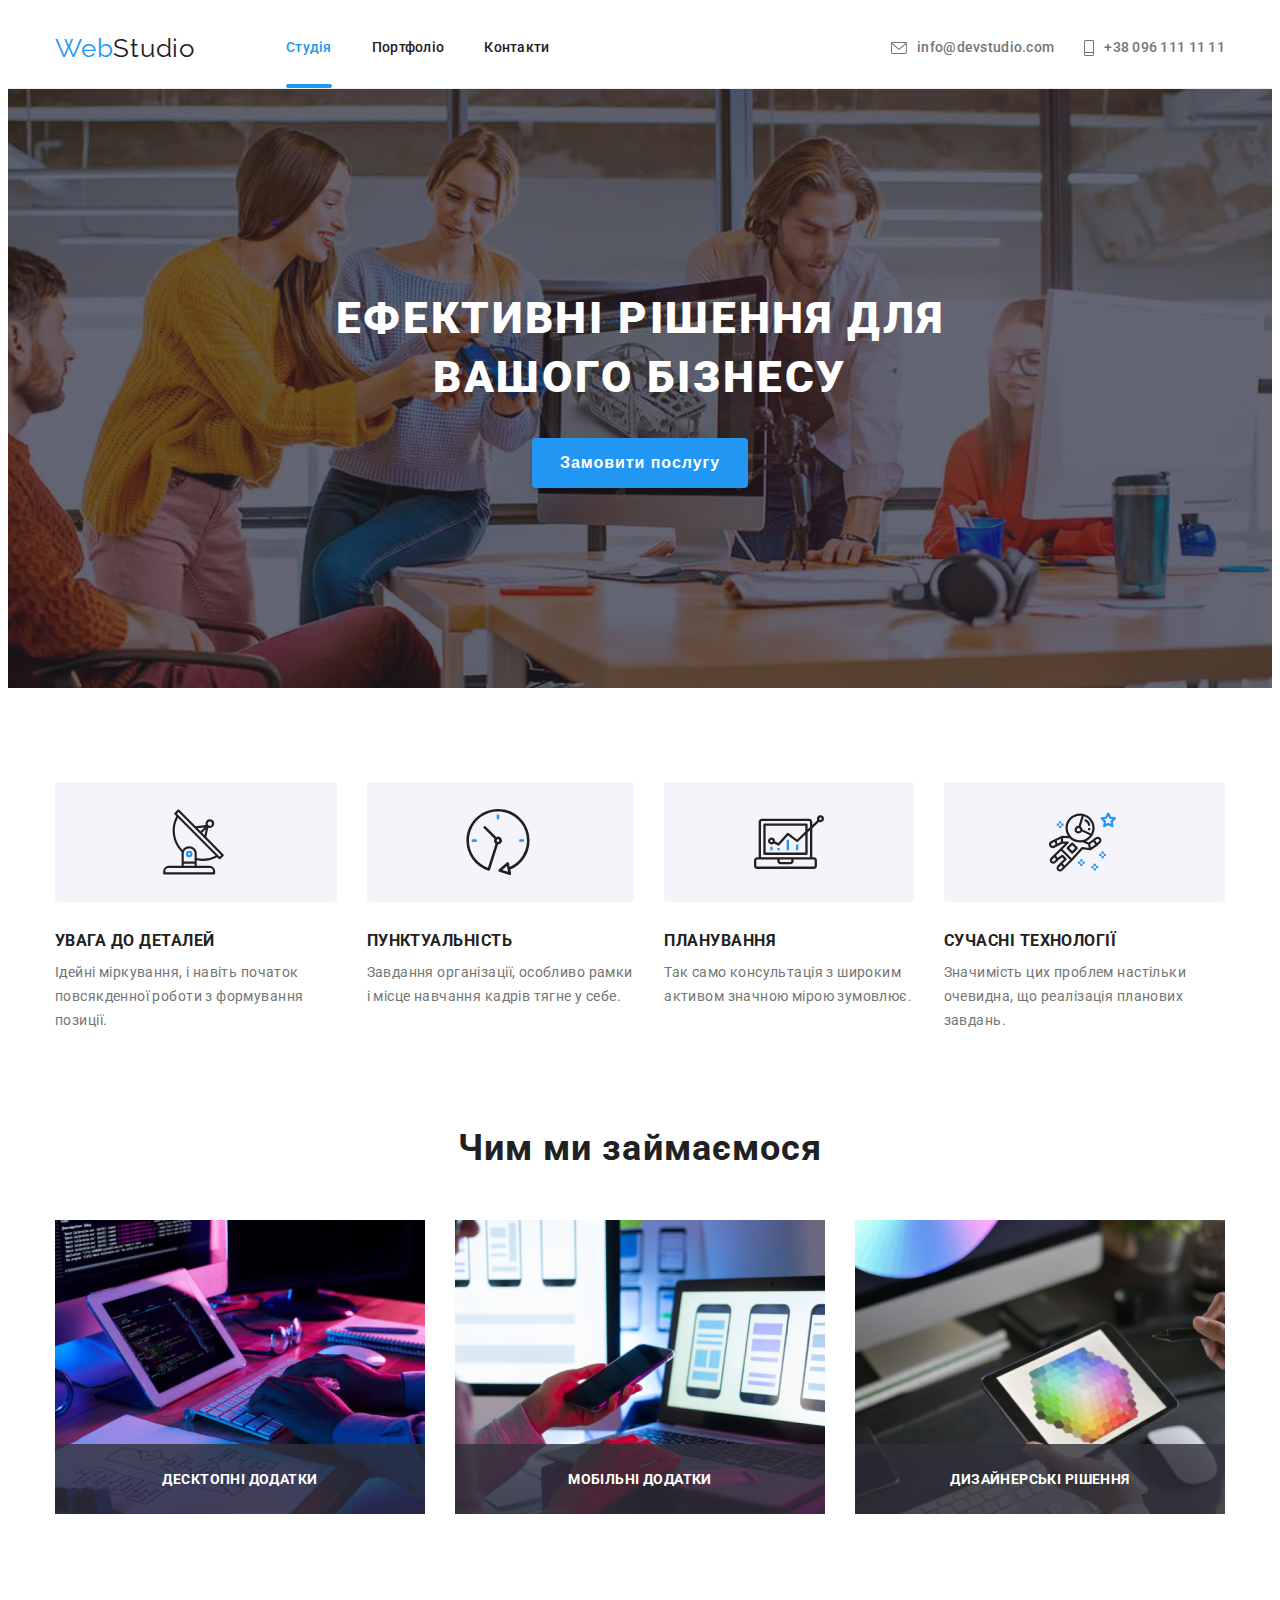
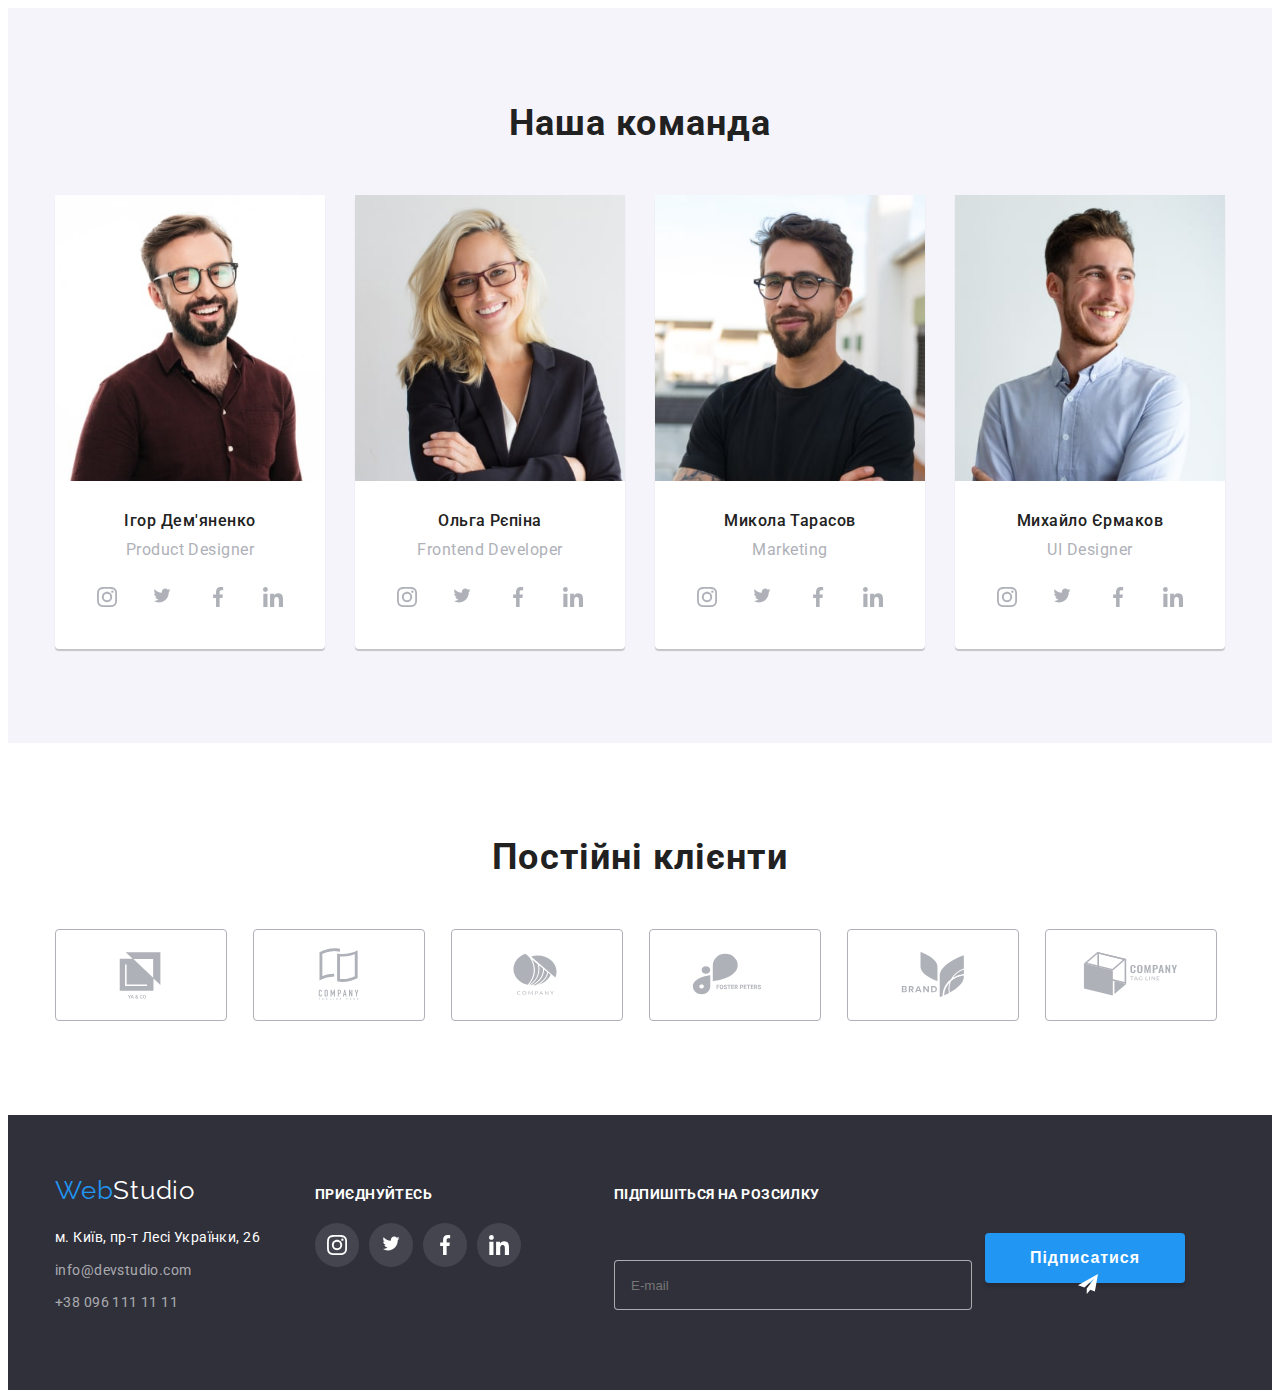
<file: index.html>
<!DOCTYPE html>
<html lang="uk">

<head>
    <meta charset="UTF-8">
    <meta http-equiv="X-UA-Compatible" content="IE=edge">
    <meta name="viewport" content="width=device-width, initial-scale=1.0, minimum-scale=1.0">
    <title>WebStudio</title>
    <link rel="preconnect" href="https://fonts.googleapis.com">
    <link rel="preconnect" href="https://fonts.gstatic.com" crossorigin>
    <link
        href="https://fonts.googleapis.com/css2?family=Raleway:wght@700&family=Roboto:wght@400;500;700;900&display=swap"
        rel="stylesheet">
    <link rel="stylesheet" href="https://cdnjs.cloudflare.com/ajax/libs/modern-normalize/1.1.0/modern-normalize.min.css"
        integrity="sha512-wpPYUAdjBVSE4KJnH1VR1HeZfpl1ub8YT/NKx4PuQ5NmX2tKuGu6U/JRp5y+Y8XG2tV+wKQpNHVUX03MfMFn9Q=="
        crossorigin="anonymous" referrerpolicy="no-referrer" />
    <link rel="stylesheet" href="./css/main.min.css">
</head>

<body>
    <header class="header js-menu-container">
        <div class="container header__content">
            <nav class="header__menu">
                <a href="index.html" class="header__logo"><span class="blue">Web</span>Studio</a>
                <ul class="header__nav">
                    <li class="header__list"><a href="index.html" class="header__link active">Студія</a>
                    </li>
                    <li class="header__list"><a href="portfolio.html" class="header__link">Портфоліо</a></li>
                    <li class="header__list"><a href="" class="header__link">Контакти</a></li>
                </ul>

                <button class="burger__btn js-open-menu js-close-menu" type="button">
                    <svg class="burger__icon" width="40" height="40">
                        <use class="burger__icon__open" href="./images/sprite.svg#icon-menu-open"></use>
                        <use class="burger__icon__close" href="./images/sprite.svg#icon-menu-close"></use>
                    </svg>
                </button>
            </nav>

            <ul class="contacts">
                <li class="contacts__list">
                    <a href="mailto:info@devstudio.com" class="contacts__link header__link">
                        <svg class="contacts__icon contacts__icon-envelop">
                            <use href="./images/sprite.svg#icon-envelope" width="16px" height="12px"></use>
                        </svg><span>info@devstudio.com</span></a>
                </li>
                <li class="contacts__list">
                    <a href="tel:+380961111111" class="contacts__link header__link">
                        <svg class="contacts__icon contacts__icon-phone">
                            <use href="./images/sprite.svg#icon-mobile" width="10px" height="16px"></use>
                        </svg><span>+38 096 111 11 11</span></a>
                </li>
            </ul>



        </div>
        <div class="mobile-menu">

            <div class="burger">
                <ul class="burger__nav">
                    <li class="burger__list">
                        <a href="index.html" class="burger__link active">Студія</a>
                    </li>
                    <li class="burger__list">
                        <a href="portfolio.html" class="burger__link">Портфоліо</a>
                    </li>
                    <li class="burger__list">
                        <a class="burger__link">Контакти</a>
                    </li>
                </ul>
                <div class="burger__footer">
                    <ul class="burger__contacts">
                        <li class="burger__item"><a href="tel:+380961111111" class="burger__phone">+38 096 111 11 11</a>
                        </li>
                        <li class="burger__item"><a href="mailto:info@devstudio.com"
                                class="burger__mail">info@devstudio.com</a>
                        </li>
                    </ul>
                    <ul class="burger__apps">
                        <li class="burger__social"><a href="" class="burger__social__link">Instagram</a></li>
                        <li class="burger__social"><a href="" class="burger__social__link">Twitter</a></li>
                        <li class="burger__social"><a href="" class="burger__social__link">Facebook</a></li>
                        <li class="burger__social"><a href="" class="burger__social__link">LinkedIn</a></li>

                    </ul>
                </div>
            </div>
        </div>

    </header>
    <main>
        <!-- Ефективні рішення для вашого бізнесу -->
        <section class="interest hero">
            <div class="container">
                <h1 class="hero__title">Ефективні рішення для вашого бізнесу</h1>
                <button type="button" class="button__service" data-modal-open>Замовити послугу</button>
            </div>
        </section>
        <!-- Чим ми займаємося -->
        <section class="work__section">
            <div class="container">
                <h2 class="hidden">Плюси</h2>
                <ul class="work">
                    <li class="work__list">
                        <div class="work__preview">
                            <svg class="work__icon">
                                <use href="./images/sprite.svg#icon-antenna" width="65px" height="70px"></use>
                            </svg>

                        </div>
                        <h3 class="work__title">УВАГА ДО ДЕТАЛЕЙ</h3>
                        <p class="work__text">Ідейні міркування, і навіть початок повсякденної роботи з формування
                            позиції.
                        </p>
                    </li>
                    <li class="work__list">
                        <div class="work__preview">
                            <svg class="work__icon">
                                <use href="./images/sprite.svg#icon-clock" width="66px" height="70px"></use>
                            </svg>
                        </div>
                        <h3 class="work__title">ПУНКТУАЛЬНІСТЬ</h3>
                        <p class="work__text">Завдання організації, особливо рамки і місце навчання кадрів тягне у
                            себе.
                        </p>
                    </li>
                    <li class="work__list">
                        <div class="work__preview">
                            <svg class="work__icon">
                                <use href="./images/sprite.svg#icon-diagram" width="70px" height="70px"></use>
                            </svg>
                        </div>
                        <h3 class="work__title">ПЛАНУВАННЯ</h3>
                        <p class="work__text">Так само консультація з широким активом значною мірою зумовлює.</p>
                    </li>
                    <li class="work__list">
                        <div class="work__preview">
                            <svg class="work__icon">
                                <use href="./images/sprite.svg#icon-astronaut" width="67px" height="70px"></use>
                            </svg>
                        </div>
                        <h3 class="work__title">СУЧАСНІ ТЕХНОЛОГІЇ</h3>
                        <p class="work__text">Значимість цих проблем настільки очевидна, що реалізація планових
                            завдань.
                        </p>
                    </li>
                </ul>
            </div>
        </section>
        <section class="examples section-paddings">
            <div class="container">
                <h2 class="examples__title">Чим ми займаємося</h2>
                <ul class="examples__list">
                    <li class="examples__item"><img src="./images/direction1.jpg" alt="напрям один" width="370">
                        <p class="examples__text">Десктопні додатки</p>
                    </li>
                    <li class="examples__item"><img src="./images/direction2.jpg" alt="напрям два" width="370">
                        <p class="examples__text">Мобільні додатки</p>
                    </li>
                    <li class="examples__item"><img src="./images/direction3.jpg" alt="напрям три" width="370">
                        <p class="examples__text">Дизайнерські рішення</p>
                    </li>
                </ul>
            </div>
        </section>
        <!-- Наша команда -->
        <section class="team section-paddings">
            <div class="container">
                <h2 class="team__title">Наша команда</h2>
                <ul class="team__item">
                    <li class="team__list">

                        <img class="team__img" src="./images/igor.jpg" alt="перший член команди" srcset="
                            ./images/team1/team-m-min.jpg   270w,
                            ./images/team1/team-xl-min.jpg  354w,
                            ./images/team1/team-xs-min.jpg  450w,
                            ./images/team1/team-l-min.jpg   540w,
                            ./images/team1/team-xxl-min.jpg 708w,
                            ./images/team1/team-s-min.jpg   900w
                            " sizes="(min-width: 1200px) 25vw, (min-width: 768px) 50vw, 100vw">
                        <div class="team__descr">
                            <h3 class="team__name">Ігор Дем'яненко</h3>
                            <p class="team__profession" lang="en">Product Designer</p>
                            <ul class="reset-list team__device">
                                <li>
                                    <a href="" class="apps">
                                        <svg class="team__application">
                                            <use href="./images/sprite.svg#icon-instagram" width="20px" height="20px">
                                            </use>
                                        </svg>
                                    </a>
                                </li>
                                <li>
                                    <a href="" class="apps">
                                        <svg class="team__application">
                                            <use href="./images/sprite.svg#icon-twitter" width="20" height="17">
                                            </use>
                                        </svg>
                                    </a>
                                </li>
                                <li>
                                    <a href="" class="apps">
                                        <svg class="team__application">
                                            <use href="./images/sprite.svg#icon-facebook" width="20px" height="20">
                                            </use>
                                        </svg>
                                    </a>
                                </li>
                                <li>
                                    <a href="" class="apps">
                                        <svg class="team__application">
                                            <use href="./images/sprite.svg#icon-linkedin" width="20" height="20">
                                            </use>
                                        </svg>
                                    </a>
                                </li>
                            </ul>
                        </div>
                    </li>
                    <li class="team__list">
                        <img class="team__img" src="./images/olga.jpg" alt="другий член команди" srcset="
                            ./images/team2/img-xl-min.jpg   270w,
                            ./images/team2/img-m-min.jpg  354w,
                            ./images/team2/img-xs-min.jpg  450w,
                            ./images/team2/img-l-min.jpg 708w,
                            ./images/team2/img-xxl-min.jpg   810w,
                            ./images/team2/img-s-min.jpg   900w
                            " sizes="(min-width: 1200px) 25vw, (min-width: 768px) 50vw, 100vw">
                        <div class="team__descr">
                            <h3 class="team__name">Ольга Рєпіна</h3>
                            <p class="team__profession">Frontend Developer</p>
                            <ul class="reset-list team__device">
                                <li>
                                    <a href="" class="apps">
                                        <svg class="team__application">
                                            <use href="./images/sprite.svg#icon-instagram" width="20px" height="20px">
                                            </use>
                                        </svg>
                                    </a>
                                </li>
                                <li>
                                    <a href="" class="apps">
                                        <svg class="team__application">
                                            <use href="./images/sprite.svg#icon-twitter" width="20" height="17">
                                            </use>
                                        </svg>
                                    </a>
                                </li>
                                <li>
                                    <a href="" class="apps">
                                        <svg class="team__application">
                                            <use href="./images/sprite.svg#icon-facebook" width="20px" height="20">
                                            </use>
                                        </svg>
                                    </a>
                                </li>
                                <li>
                                    <a href="" class="apps">
                                        <svg class="team__application">
                                            <use href="./images/sprite.svg#icon-linkedin" width="20" height="20">
                                            </use>
                                        </svg>
                                    </a>
                                </li>
                            </ul>
                        </div>
                    </li>
                    <li class="team__list">
                        <img class="team__img" src="./images/mykola.jpg" alt="третій член команди" srcset="
                            ./images/team4/img-xl-min.jpg   270w,
                            ./images/team4/img-m-min.jpg    354w,
                            ./images/team4/img-xs-min.jpg   450w,
                            ./images/team4/img-l-min.jpg    708w,
                            ./images/team4/img-xxl-min.jpg   810w,
                            ./images/team4/img-s-min.jpg   900w
                            " sizes="(min-width: 1200px) 25vw, (min-width: 768px) 50vw, 100vw">
                        <div class="team__descr">
                            <h3 class="team__name">Микола Тарасов</h3>
                            <p class="team__profession" lang="en">Marketing</p>
                            <ul class="reset-list team__device">
                                <li>
                                    <a href="" class="apps">
                                        <svg class="team__application">
                                            <use href="./images/sprite.svg#icon-instagram" width="20px" height="20px">
                                            </use>
                                        </svg>
                                    </a>
                                </li>
                                <li>
                                    <a href="" class="apps">
                                        <svg class="team__application">
                                            <use href="./images/sprite.svg#icon-twitter" width="20" height="17">
                                            </use>
                                        </svg>
                                    </a>
                                </li>
                                <li>
                                    <a href="" class="apps">
                                        <svg class="team__application">
                                            <use href="./images/sprite.svg#icon-facebook" width="20px" height="20">
                                            </use>
                                        </svg>
                                    </a>
                                </li>
                                <li>
                                    <a href="" class="apps">
                                        <svg class="team__application">
                                            <use href="./images/sprite.svg#icon-linkedin" width="20" height="20">
                                            </use>
                                        </svg>
                                    </a>
                                </li>
                            </ul>
                        </div>
                    </li>
                    <li class="team__list">
                        <img class="team__img" src="./images/mykhailo.jpg" alt="четвертий член команди" srcset="
                            ./images/team3/img-xl-min.jpg   270w,
                            ./images/team3/img-m-min.jpg  354w,
                            ./images/team3/img-xs-min.jpg  450w,
                            ./images/team3/img-l-min.jpg 708w,
                            ./images/team3/img-xxl-min.jpg   810w,
                            ./images/team3/img-s-min.jpg   900w
                            " sizes="(min-width: 1200px) 25vw, (min-width: 768px) 50vw, 100vw">
                        <div class="team__descr">
                            <h3 class="team__name">Михайло Єрмаков</h3>
                            <p class="team__profession" lang="en">UI Designer</p>
                            <ul class="reset-list team__device">
                                <li>
                                    <a href="" class="apps">
                                        <svg class="team__application">
                                            <use href="./images/sprite.svg#icon-instagram" width="20px" height="20px">
                                            </use>
                                        </svg>
                                    </a>
                                </li>
                                <li>
                                    <a href="" class="apps">
                                        <svg class="team__application">
                                            <use href="./images/sprite.svg#icon-twitter" width="20" height="17">
                                            </use>
                                        </svg>
                                    </a>
                                </li>
                                <li>
                                    <a href="" class="apps">
                                        <svg class="team__application">
                                            <use href="./images/sprite.svg#icon-facebook" width="20px" height="20">
                                            </use>
                                        </svg>
                                    </a>
                                </li>
                                <li>
                                    <a href="" class="apps">
                                        <svg class="team__application">
                                            <use href="./images/sprite.svg#icon-linkedin" width="20" height="20">
                                            </use>
                                        </svg>
                                    </a>
                                </li>
                            </ul>
                        </div>
                    </li>
                </ul>
            </div>
        </section>
        <!-- клієнти -->
        <section class="clients">
            <div class="container">
                <h2 class="clients__regular">Постійні клієнти</h2>
                <ul class="reset-list clients__picture">
                    <li class="clients__descr">
                        <a href="" class="clients__company">
                            <svg class="clients__name">
                                <use href="./images/sprite.svg#icon-yaco" width="106" height="60"></use>
                            </svg>

                        </a>
                    </li>

                    <li class="clients__descr">
                        <a href="" class="clients__company">
                            <svg class="clients__name">
                                <use href="./images/sprite.svg#icon-tagline" width="106" height="60"></use>
                            </svg>
                        </a>
                    </li>
                    <li class="clients__descr">
                        <a href="" class="clients__company">
                            <svg class="clients__name">
                                <use href="./images/sprite.svg#icon-company" width="106" height="60"></use>
                            </svg>
                        </a>
                    </li>
                    <li class="clients__descr">
                        <a href="" class="clients__company">
                            <svg class="clients__name">
                                <use href="./images/sprite.svg#icon-foster" width="106" height="60"></use>
                            </svg>
                        </a>
                    </li>
                    <li class="clients__descr">
                        <a href="" class="clients__company">
                            <svg class="clients__name">
                                <use href="./images/sprite.svg#icon-brand" width="106" height="60"></use>
                            </svg>
                        </a>
                    </li>
                    <li class="clients__descr">
                        <a href="" class="clients__company">
                            <svg class="clients__name">
                                <use href="./images/sprite.svg#icon-companytagline" width="106" height="60"></use>
                            </svg>
                        </a>
                    </li>

                </ul>
            </div>
        </section>
    </main>
    <footer class="footer">
        <div class="container footer__wrapper">
            <div class="footer__option">
                <a href="index.html" class="footer__logo"><span class="blue">Web</span>Studio</a>
                <address>

                    <ul class="footer__list">
                        <li class="footer__item">
                            <a href="https://www.google.com/maps/place/%D0%9B%D0%B5%D1%81%D0%B8+%D0%A3%D0%BA%D1%80%D0%B0%D0%B8%D0%BD%D0%BA%D0%B8+7/@50.4340225,30.5316546,17z/data=!3m1!4b1!4m5!3m4!1s0x40d4cfd612e83011:0x87edecf81f4151b6!8m2!3d50.4340225!4d30.5316546"
                                class="footer__addr">м.
                                Київ, пр-т Лесі Українки, 26</a>
                        </li>
                        <li class="footer__item">
                            <a href="mailto:info@devstudio.com" class="footer__nav">info@devstudio.com</a>
                        </li>
                        <li class="footer__item">
                            <a href="tel:+380961111111" class="footer__nav">+38 096 111 11 11</a>
                        </li>
                    </ul>
                </address>
            </div>
            <div class="footer__apps">
                <p class="subscribe">приєднуйтесь</p>
                <ul class="reset-list subscribe__list">

                    <li>
                        <a href="" class="apps social__apps">
                            <svg class="team__application">
                                <use href="./images/sprite.svg#icon-instagram" width="20px" height="20px"></use>
                            </svg>
                        </a>
                    </li>
                    <li>
                        <a href="" class="apps social__apps">
                            <svg class="team__application">
                                <use href="./images/sprite.svg#icon-twitter" width="20" height="17"></use>
                            </svg>
                        </a>
                    </li>
                    <li>
                        <a href="" class="apps social__apps">
                            <svg class="team__application">
                                <use href="./images/sprite.svg#icon-facebook" width="20px" height="20"></use>
                            </svg>
                        </a>
                    </li>
                    <li>
                        <a href="" class="apps social__apps">
                            <svg class="team__application">
                                <use href="./images/sprite.svg#icon-linkedin" width="20" height="20"></use>
                            </svg>
                        </a>
                    </li>
                </ul>
            </div>



            <div class="filing">

                <p class="filing__item">Підпишіться на розсилку</p>
                <form>
                    <label class="filing__label" for="email"></label>
                    <input class="filing__input" type="email" name="mail" id="email" placeholder="E-mail">
                    <button class="filing__btn" type="submit"><span class="filing__text">Підписатися</span>
                        <svg class="filing__icon">
                            <use href="./images/sprite.svg#icon-icon-send" width="20" height="20">
                            </use>
                        </svg></button>
                </form>

            </div>
        </div>

    </footer>

    <div class="backdrop is-hidden" data-modal="">
        <div class="modal">
            <button class="modal__close" data-modal-close>
                <svg class="modal__btn" width="12" height="12">
                    <use href="./images/sprite.svg#icon-close">
                    </use>
                </svg> </button>

            <p class="form__title">Залиште свої дані, ми вам передзвонимо</p>
            <form class="form">

                <label for="name" class="form__label">Ім'я</label>
                <div class="modal__wrap">
                    <input class="form__input" type="text" name="name" id="name">
                    <svg class="modal__icon">
                        <use href="./images/sprite.svg#icon-person" width="18" height="18">
                        </use>
                    </svg>
                </div>

                <label for="tel" class="form__label">Телефон</label>
                <div class="modal__wrap ">
                    <input class="form__input" type="tel" name="tel" id="tel">
                    <svg class="modal__icon" width="13" height="13">
                        <use href="./images/sprite.svg#icon-phone-black-18dp-1">
                        </use>
                    </svg>
                </div>

                <label for="mail" class="form__label">Пошта</label>
                <div class="modal__wrap">
                    <input class="form__input" type="email" name="mail" id="mail">
                    <svg class="modal__icon" width="15" height="12">
                        <use href="./images/sprite.svg#icon-email-black-18dp-1">
                        </use>
                    </svg>
                </div>


                <label for="comment" class="comment form__label">Коментар</label>
                <textarea class="form__input" id="comment" placeholder="Введіть текст"></textarea>


                <input class="custom__checkbox__input " type="checkbox" name="text" value="text" id="text">
                <label class="custom__checkbox__label" for="text">
                    <span class="custom__checkbox__icon">
                        <svg class="custom__checkbox__svg" width="11" height="8">
                            <use href="./images/sprite.svg#icon-checkbox-on"></use>
                        </svg>
                    </span>
                    <span class="custom__checkbox__text">Погоджуюся з розсилкою та
                        приймаю <a href="" class="custom__checkbox__link">Умови
                            договору</a></span>
                </label>


                <button class="form__btn form__input" type="submit">Відправити</button>
            </form>
        </div>
    </div>
    <script src="./js/menu.js"></script>
    <script src="./js/modal.js"></script>
</body>

</html>
</file>
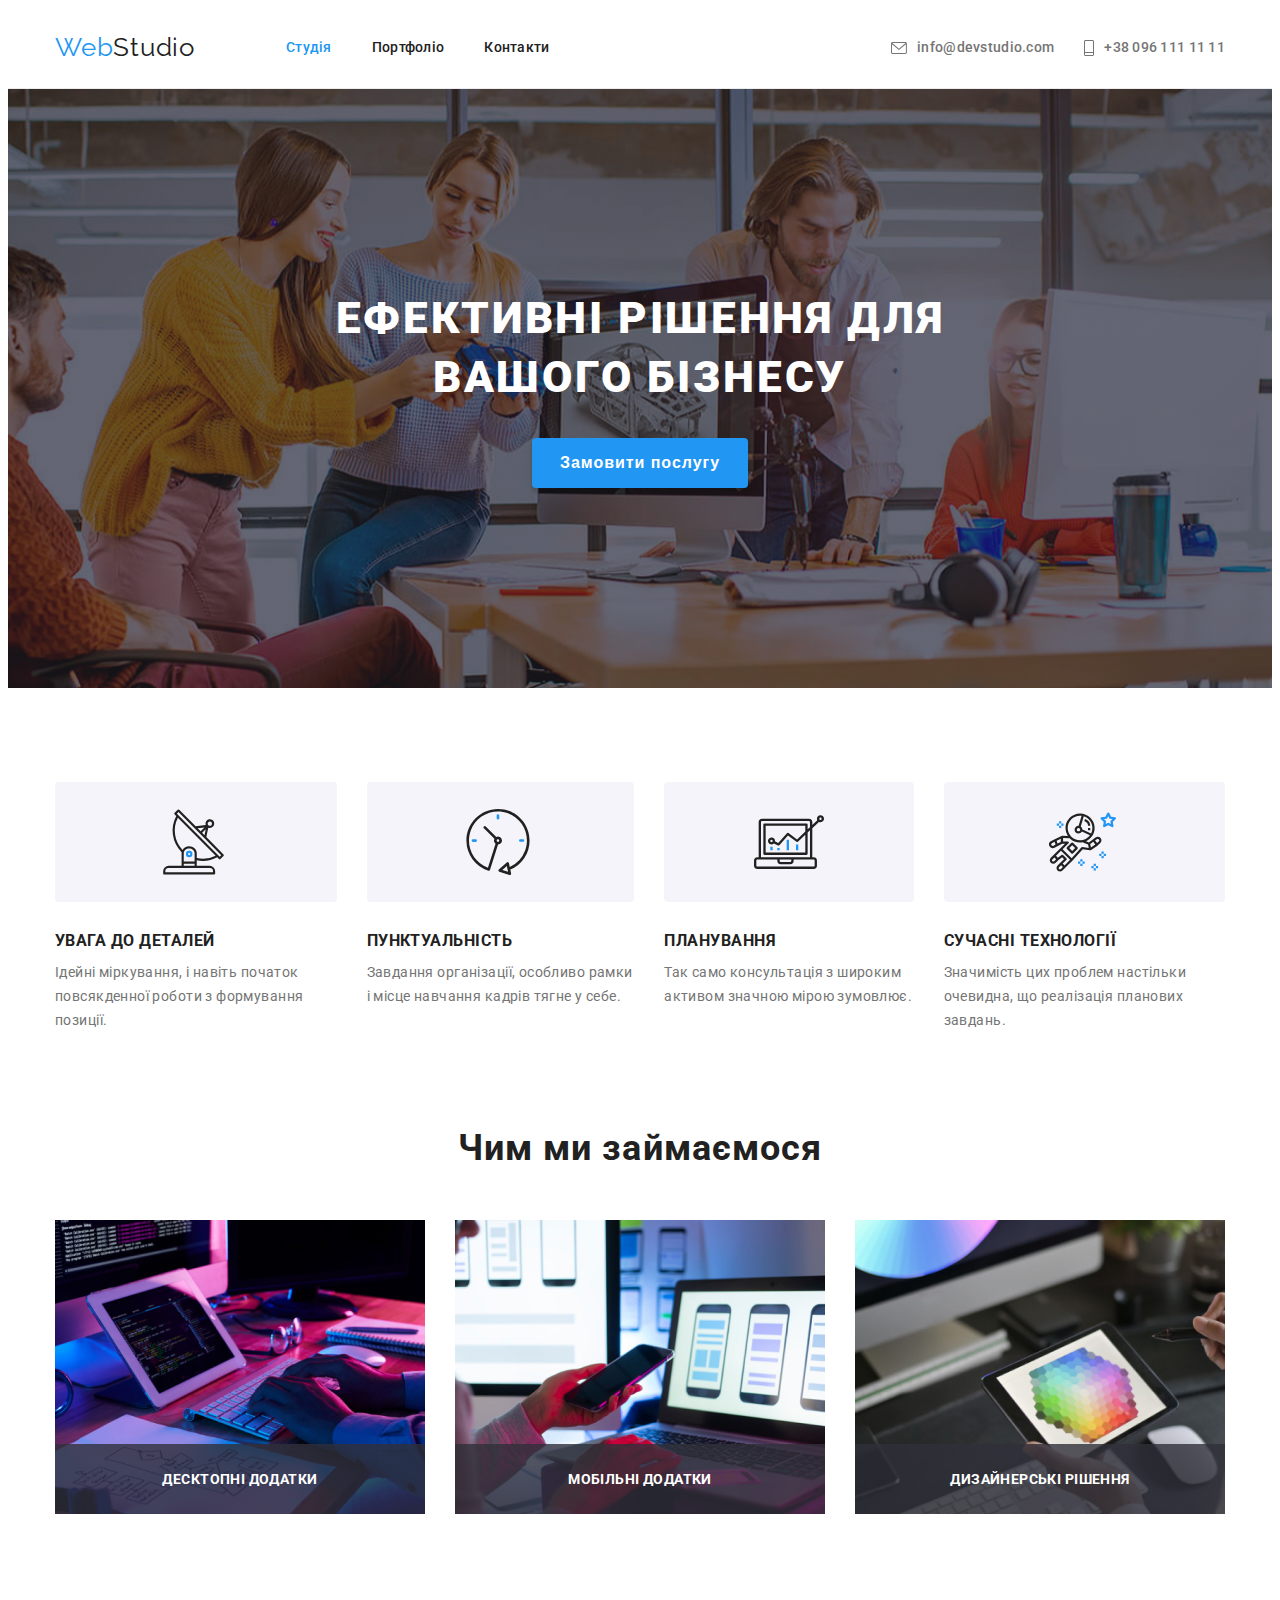
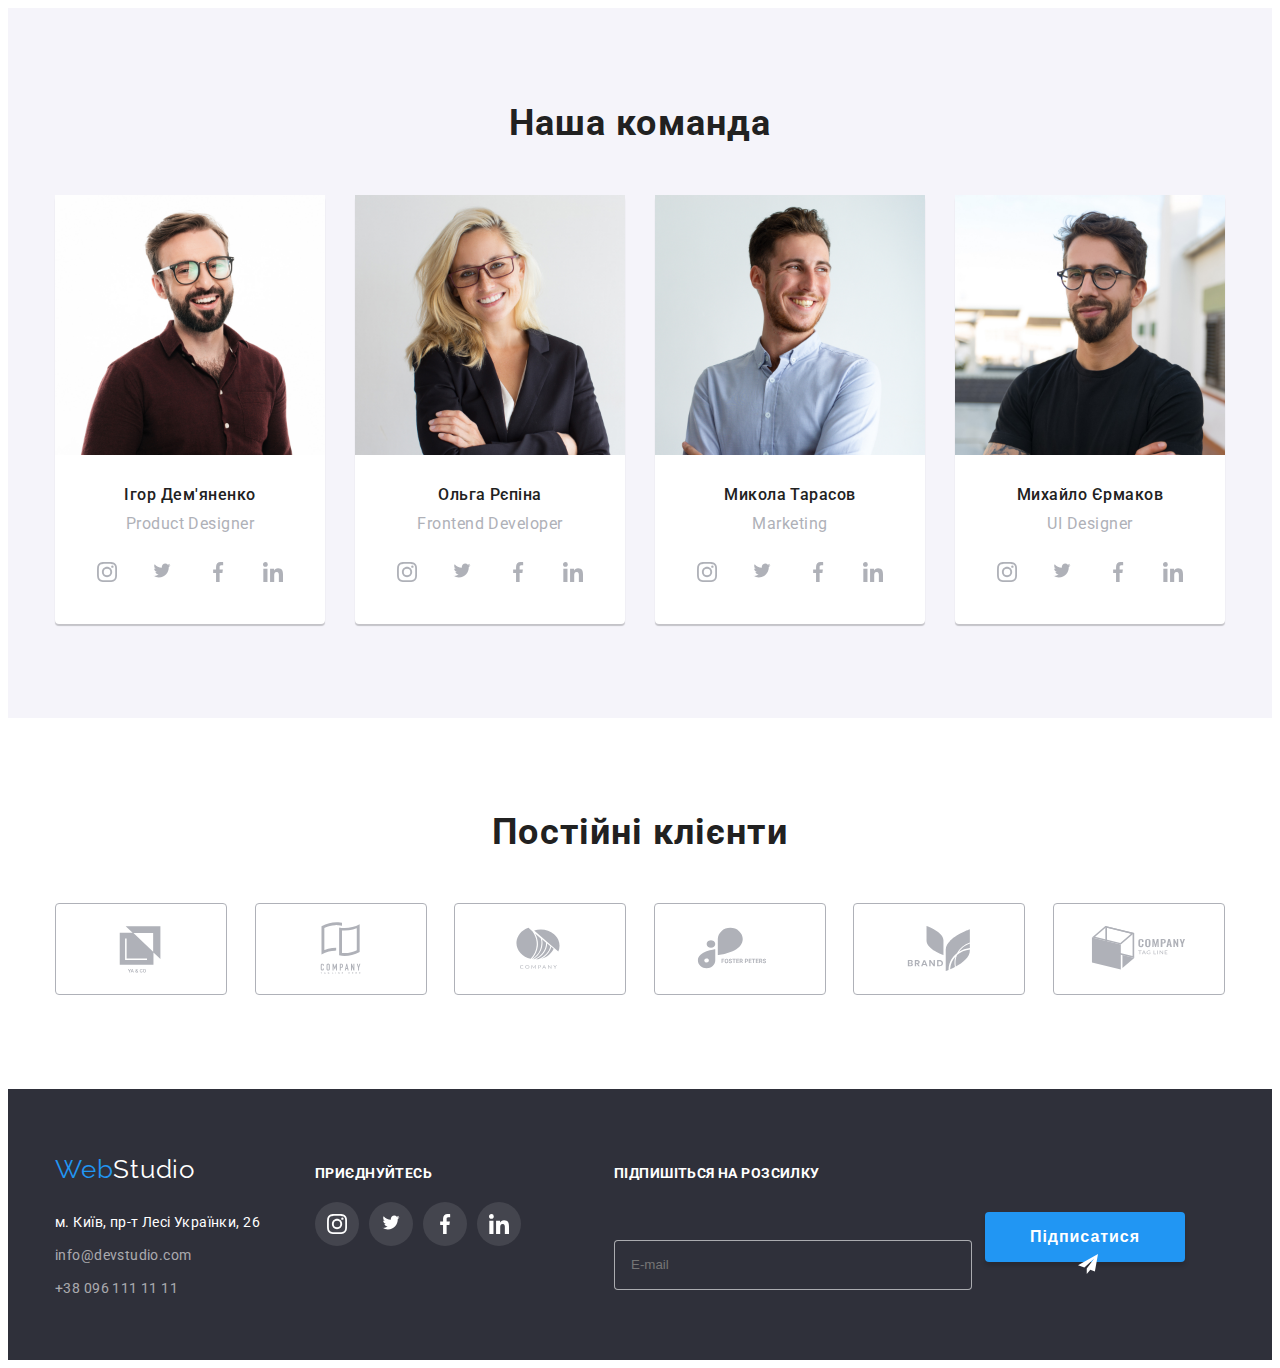
<file: index.old.html>
<!DOCTYPE html>
<html lang="uk">

<head>
    <meta charset="UTF-8">
    <meta http-equiv="X-UA-Compatible" content="IE=edge">
    <meta name="viewport" content="width=device-width, initial-scale=1.0">
    <title>WebStudio</title>
    <link rel="preconnect" href="https://fonts.googleapis.com">
    <link rel="preconnect" href="https://fonts.gstatic.com" crossorigin>
    <link
        href="https://fonts.googleapis.com/css2?family=Raleway:wght@700&family=Roboto:wght@400;500;700;900&display=swap"
        rel="stylesheet">
    <link rel="stylesheet" href="https://cdnjs.cloudflare.com/ajax/libs/modern-normalize/1.1.0/modern-normalize.min.css"
        integrity="sha512-wpPYUAdjBVSE4KJnH1VR1HeZfpl1ub8YT/NKx4PuQ5NmX2tKuGu6U/JRp5y+Y8XG2tV+wKQpNHVUX03MfMFn9Q=="
        crossorigin="anonymous" referrerpolicy="no-referrer" />
    <link rel="stylesheet" href="./base/styles.css">
</head>

<body>
    <header class="header">
        <div class="container header__content">
            <nav class="header__menu">
                <a href="index.html" class="header_logo"><span class="blue">Web</span>Studio</a>
                <ul class="header_nav">
                    <li class="header__list"><a href="index.html" class="header__link header__link--active">Студія</a>
                    </li>
                    <li class="header__list"><a href="portfolio.html" class="header__link">Портфоліо</a></li>
                    <li class="header__list"><a href="" class="header__link">Контакти</a></li>
                </ul>
            </nav>

            <ul class="contacts">
                <li class="contacts__link">
                    <a href="mailto:info@devstudio.com" class="contacts__link header__link">
                        <svg class="contact__icon envelope__contact">
                            <use href="./images/sprite.svg#icon-envelope" width="16px" height="12px"></use>
                        </svg><span>info@devstudio.com</span></a>
                </li>
                <li class="contacts__link">
                    <a href="tel:+380961111111" class="contacts__link header__link">
                        <svg class="contact__icon phone__contact">
                            <use href="./images/sprite.svg#icon-mobile" width="10px" height="16px"></use>
                        </svg><span>+38 096 111 11 11</span></a>
                </li>
            </ul>
        </div>

    </header>
    <main>
        <!-- Ефективні рішення для вашого бізнесу -->
        <section class="interest hero">
            <div class="container">
                <h1 class="hero__title">Ефективні рішення для вашого бізнесу</h1>
                <button type="button" class="button__service" data-modal-open>Замовити послугу</button>
            </div>
        </section>

        <!-- Чим ми займаємося -->
        <section class="work__section">
            <div class="container">
                <h2 class="hidden">Плюси</h2>
                <ul class="work">
                    <li class="work__list">
                        <div class="work__preview">
                            <svg class="work__icon">
                                <use href="./images/sprite.svg#icon-antenna" width="65px" height="70px"></use>
                            </svg>

                        </div>
                        <h3 class="work__title">УВАГА ДО ДЕТАЛЕЙ</h3>
                        <p class="work__text">Ідейні міркування, і навіть початок повсякденної роботи з формування
                            позиції.
                        </p>
                    </li>
                    <li class="work-list">
                        <div class="work__preview">
                            <svg class="work__icon">
                                <use href="./images/sprite.svg#icon-clock" width="66px" height="70px"></use>
                            </svg>
                        </div>
                        <h3 class="work__title">ПУНКТУАЛЬНІСТЬ</h3>
                        <p class="work__text">Завдання організації, особливо рамки і місце навчання кадрів тягне у
                            себе.
                        </p>
                    </li>
                    <li class="work-list">
                        <div class="work__preview">
                            <svg class="work__icon">
                                <use href="./images/sprite.svg#icon-diagram" width="70px" height="70px"></use>
                            </svg>
                        </div>
                        <h3 class="work__title">ПЛАНУВАННЯ</h3>
                        <p class="work__text">Так само консультація з широким активом значною мірою зумовлює.</p>
                    </li>
                    <li class="work-list">
                        <div class="work__preview">
                            <svg class="work__icon">
                                <use href="./images/sprite.svg#icon-astronaut" width="67px" height="70px"></use>
                            </svg>
                        </div>
                        <h3 class="work__title">СУЧАСНІ ТЕХНОЛОГІЇ</h3>
                        <p class="work__text">Значимість цих проблем настільки очевидна, що реалізація планових
                            завдань.
                        </p>
                    </li>
                </ul>
            </div>
        </section>
        <section class="interest">
            <div class="container examples">
                <h2 class="examples__title">Чим ми займаємося</h2>
                <ul class="examples__list">
                    <li class="examples__item"><img src="./images/direction1.jpg" alt="напрям один" width="370">
                        <p class="examples__text">Десктопні додатки</p>
                    </li>
                    <li class="examples__item"><img src="./images/direction2.jpg" alt="напрям два" width="370">
                        <p class="examples__text">Мобільні додатки</p>
                    </li>
                    <li class="examples__item"><img src="./images/direction3.jpg" alt="напрям три" width="370">
                        <p class="examples__text">Дизайнерські рішення</p>
                    </li>
                </ul>
            </div>
        </section>

        <!-- Наша команда -->
        <section class="team interest">
            <div class="container">
                <h2 class="team__title">Наша команда</h2>
                <ul class="team__item">
                    <li class="team__list">

                        <img src="./images/igor.jpg" alt="перший член команди" width="270">
                        <div class="team__descr">
                            <h3 class="team__name">Ігор Дем'яненко</h3>
                            <p class="team__profession" lang="en">Product Designer</p>
                            <ul class="reset-list team__device">
                                <li>
                                    <a href="" class="apps">
                                        <svg class="team__application">
                                            <use href="./images/sprite.svg#icon-instagram" width="20px" height="20px">
                                            </use>
                                        </svg>
                                    </a>
                                </li>
                                <li>
                                    <a href="" class="apps">
                                        <svg class="team__application">
                                            <use href="./images/sprite.svg#icon-twitter" width="20" height="17">
                                            </use>
                                        </svg>
                                    </a>
                                </li>
                                <li>
                                    <a href="" class="apps">
                                        <svg class="team__application">
                                            <use href="./images/sprite.svg#icon-facebook" width="20px" height="20">
                                            </use>
                                        </svg>
                                    </a>
                                </li>
                                <li>
                                    <a href="" class="apps">
                                        <svg class="team__application">
                                            <use href="./images/sprite.svg#icon-linkedin" width="20" height="20">
                                            </use>
                                        </svg>
                                    </a>
                                </li>
                            </ul>
                        </div>
                    </li>
                    <li class="team__list">
                        <img src="./images/olga.jpg" alt="другий член команди" width="270">
                        <div class="team__descr">
                            <h3 class="team__name">Ольга Рєпіна</h3>
                            <p class="team__profession">Frontend Developer</p>
                            <ul class="reset-list team__device">
                                <li>
                                    <a href="" class="apps">
                                        <svg class="team__application">
                                            <use href="./images/sprite.svg#icon-instagram" width="20px" height="20px">
                                            </use>
                                        </svg>
                                    </a>
                                </li>
                                <li>
                                    <a href="" class="apps">
                                        <svg class="team__application">
                                            <use href="./images/sprite.svg#icon-twitter" width="20" height="17">
                                            </use>
                                        </svg>
                                    </a>
                                </li>
                                <li>
                                    <a href="" class="apps">
                                        <svg class="team__application">
                                            <use href="./images/sprite.svg#icon-facebook" width="20px" height="20">
                                            </use>
                                        </svg>
                                    </a>
                                </li>
                                <li>
                                    <a href="" class="apps">
                                        <svg class="team__application">
                                            <use href="./images/sprite.svg#icon-linkedin" width="20" height="20">
                                            </use>
                                        </svg>
                                    </a>
                                </li>
                            </ul>
                        </div>
                    </li>
                    <li class="team__list">
                        <img src="./images/mykola.jpg" alt="третій член команди" width="270">
                        <div class="team__descr">
                            <h3 class="team__name">Микола Тарасов</h3>
                            <p class="team__profession" lang="en">Marketing</p>
                            <ul class="reset-list team__device">
                                <li>
                                    <a href="" class="apps">
                                        <svg class="team__application">
                                            <use href="./images/sprite.svg#icon-instagram" width="20px" height="20px">
                                            </use>
                                        </svg>
                                    </a>
                                </li>
                                <li>
                                    <a href="" class="apps">
                                        <svg class="team__application">
                                            <use href="./images/sprite.svg#icon-twitter" width="20" height="17">
                                            </use>
                                        </svg>
                                    </a>
                                </li>
                                <li>
                                    <a href="" class="apps">
                                        <svg class="team__application">
                                            <use href="./images/sprite.svg#icon-facebook" width="20px" height="20">
                                            </use>
                                        </svg>
                                    </a>
                                </li>
                                <li>
                                    <a href="" class="apps">
                                        <svg class="team__application">
                                            <use href="./images/sprite.svg#icon-linkedin" width="20" height="20">
                                            </use>
                                        </svg>
                                    </a>
                                </li>
                            </ul>
                        </div>
                    </li>
                    <li class="team__list">
                        <img src="./images/mykhailo.jpg" alt="четвертий член команди" width="270">
                        <div class="team__descr">
                            <h3 class="team__name">Михайло Єрмаков</h3>
                            <p class="team__profession" lang="en">UI Designer</p>
                            <ul class="reset-list team__device">
                                <li>
                                    <a href="" class="apps">
                                        <svg class="team__application">
                                            <use href="./images/sprite.svg#icon-instagram" width="20px" height="20px">
                                            </use>
                                        </svg>
                                    </a>
                                </li>
                                <li>
                                    <a href="" class="apps">
                                        <svg class="team__application">
                                            <use href="./images/sprite.svg#icon-twitter" width="20" height="17">
                                            </use>
                                        </svg>
                                    </a>
                                </li>
                                <li>
                                    <a href="" class="apps">
                                        <svg class="team__application">
                                            <use href="./images/sprite.svg#icon-facebook" width="20px" height="20">
                                            </use>
                                        </svg>
                                    </a>
                                </li>
                                <li>
                                    <a href="" class="apps">
                                        <svg class="team__application">
                                            <use href="./images/sprite.svg#icon-linkedin" width="20" height="20">
                                            </use>
                                        </svg>
                                    </a>
                                </li>
                            </ul>
                        </div>
                    </li>
                </ul>
            </div>
        </section>

        <!-- клієнти -->
        <section class="clients">
            <div class="container">
                <h2 class="clients__regular">Постійні клієнти</h2>
                <ul class="reset-list clients__picture">
                    <li class="clients__descr">
                        <a href="" class="clients__company">
                            <svg class="clients__name">
                                <use href="./images/sprite.svg#icon-yaco" width="106" height="60"></use>
                            </svg>

                        </a>
                    </li>

                    <li class="clients__descr">
                        <a href="" class="clients__company">
                            <svg class="clients__name">
                                <use href="./images/sprite.svg#icon-tagline" width="106" height="60"></use>
                            </svg>
                        </a>
                    </li>
                    <li class="clients__descr">
                        <a href="" class="clients__company">
                            <svg class="clients__name">
                                <use href="./images/sprite.svg#icon-company" width="106" height="60"></use>
                            </svg>
                        </a>
                    </li>
                    <li class="clients__descr">
                        <a href="" class="clients__company">
                            <svg class="clients__name">
                                <use href="./images/sprite.svg#icon-foster" width="106" height="60"></use>
                            </svg>
                        </a>
                    </li>
                    <li class="clients__descr">
                        <a href="" class="clients__company">
                            <svg class="clients__name">
                                <use href="./images/sprite.svg#icon-brand" width="106" height="60"></use>
                            </svg>
                        </a>
                    </li>
                    <li class="clients__descr">
                        <a href="" class="clients__company">
                            <svg class="clients__name">
                                <use href="./images/sprite.svg#icon-companytagline" width="106" height="60"></use>
                            </svg>
                        </a>
                    </li>

                </ul>
            </div>
        </section>
    </main>
    <footer class="footer">
        <div class="container footer__wrapper">
            <div class="footer__option">
                <a href="index.html" class="footer__logo"><span class="blue">Web</span>Studio</a>
                <address>

                    <ul class="footer-list">
                        <li class="footer__item">
                            <a href="https://www.google.com/maps/place/%D0%9B%D0%B5%D1%81%D0%B8+%D0%A3%D0%BA%D1%80%D0%B0%D0%B8%D0%BD%D0%BA%D0%B8+7/@50.4340225,30.5316546,17z/data=!3m1!4b1!4m5!3m4!1s0x40d4cfd612e83011:0x87edecf81f4151b6!8m2!3d50.4340225!4d30.5316546"
                                class="footer-list">м.
                                Київ, пр-т Лесі Українки, 26</a>
                        </li>
                        <li class="footer__item">
                            <a href="mailto:info@devstudio.com" class="footer__nav">info@devstudio.com</a>
                        </li>
                        <li class="footer__item">
                            <a href="tel:+380961111111" class="footer__nav">+38 096 111 11 11</a>
                        </li>
                    </ul>
                </address>
            </div>
            <div class="footer__apps">
                <p class="subscribe">приєднуйтесь</p>
                <ul class="reset-list subscribe__list">

                    <li>
                        <a href="" class="apps social__apps">
                            <svg class="team__application">
                                <use href="./images/sprite.svg#icon-instagram" width="20px" height="20px"></use>
                            </svg>
                        </a>
                    </li>
                    <li>
                        <a href="" class="apps social__apps">
                            <svg class="team__application">
                                <use href="./images/sprite.svg#icon-twitter" width="20" height="17"></use>
                            </svg>
                        </a>
                    </li>
                    <li>
                        <a href="" class="apps social__apps">
                            <svg class="team__application">
                                <use href="./images/sprite.svg#icon-facebook" width="20px" height="20"></use>
                            </svg>
                        </a>
                    </li>
                    <li>
                        <a href="" class="apps social__apps">
                            <svg class="team__application">
                                <use href="./images/sprite.svg#icon-linkedin" width="20" height="20"></use>
                            </svg>
                        </a>
                    </li>
                </ul>
            </div>



            <form class="form__footer">
                <div class="filing">
                    <p class="filing__item">Підпишіться на розсилку</p>
                    <label class="filing__label" for="mail"></label>
                    <input class="filing__input" type="email" name="mail" id="mail" placeholder="E-mail">
                    <button class="filing__btn" type="submit"><span class="filing__text">Підписатися</span>
                        <svg class="filing__icon">
                            <use href="./images/sprite.svg#icon-icon-send" width="20" height="20">
                            </use>
                        </svg></button>
                </div>
            </form>
        </div>

    </footer>



    <div class="backdrop is-hidden" data-modal="">
        <div class="modal">
            <button class="modal__close" data-modal-close>
                <svg class="modal__btn" width="12" height="12">
                    <use href="./images/sprite.svg#icon-close">
                    </use>
                </svg> </button>


            <form class="form">
                <p class="form__title">Залиште свої дані, ми вам передзвонимо</p>

                <label for="name" class="form__label">Ім'я</label>
                <div class="modal__wrap">
                    <input class=" form__input " type="text" name="name" id="name" />
                    <svg class="modal__icon">
                        <use href="./images/sprite.svg#icon-person" width="18" height="18">
                        </use>
                    </svg>
                </div>

                <label for="tel" class="form__label">Телефон</label>
                <div class="modal__wrap ">
                    <input class="form__input" type="tel" name="tel" id="tel" />
                    <svg class="modal__icon" width="13" height="13">
                        <use href="./images/sprite.svg#icon-phone-black-18dp-1">
                        </use>
                    </svg>
                </div>

                <label for="mail" class="form__label">Пошта</label>
                <div class="modal__wrap">
                    <input class="form__input" type="email" name="mail" id="mail" />
                    <svg class="modal__icon" width="15" height="12">
                        <use href="./images/sprite.svg#icon-email-black-18dp-1">
                        </use>
                    </svg>
                </div>



                <label for="mail" class="comment form__label">Коментар</label>
                <textarea class="form__input modal-area" id="comment" placeholder="Введіть текст"></textarea>


                <input class="checkbox__input" type="checkbox" name="text" value="text" id="text">
                <label class="modal__checkbox" for="text">
                    <div class="costom__checkbox">
                        <svg class="checkbox__icon" widht="11" height="8">
                            <use href="./images/sprite.svg#icon-Vector-6"></use>
                        </svg>
                    </div>
                    <p class="checkbox__text">Погоджуюся з розсилкою та
                        приймаю <a href="" class="modal-checkbox-signature">Умови
                            договору</a></p>
                </label>







                <button class="form-btn form__input" type="submit">Відправити</button>
            </form>
        </div>
    </div>
    <script src="./js/modal.js"></script>
</body>

</html>
</file>
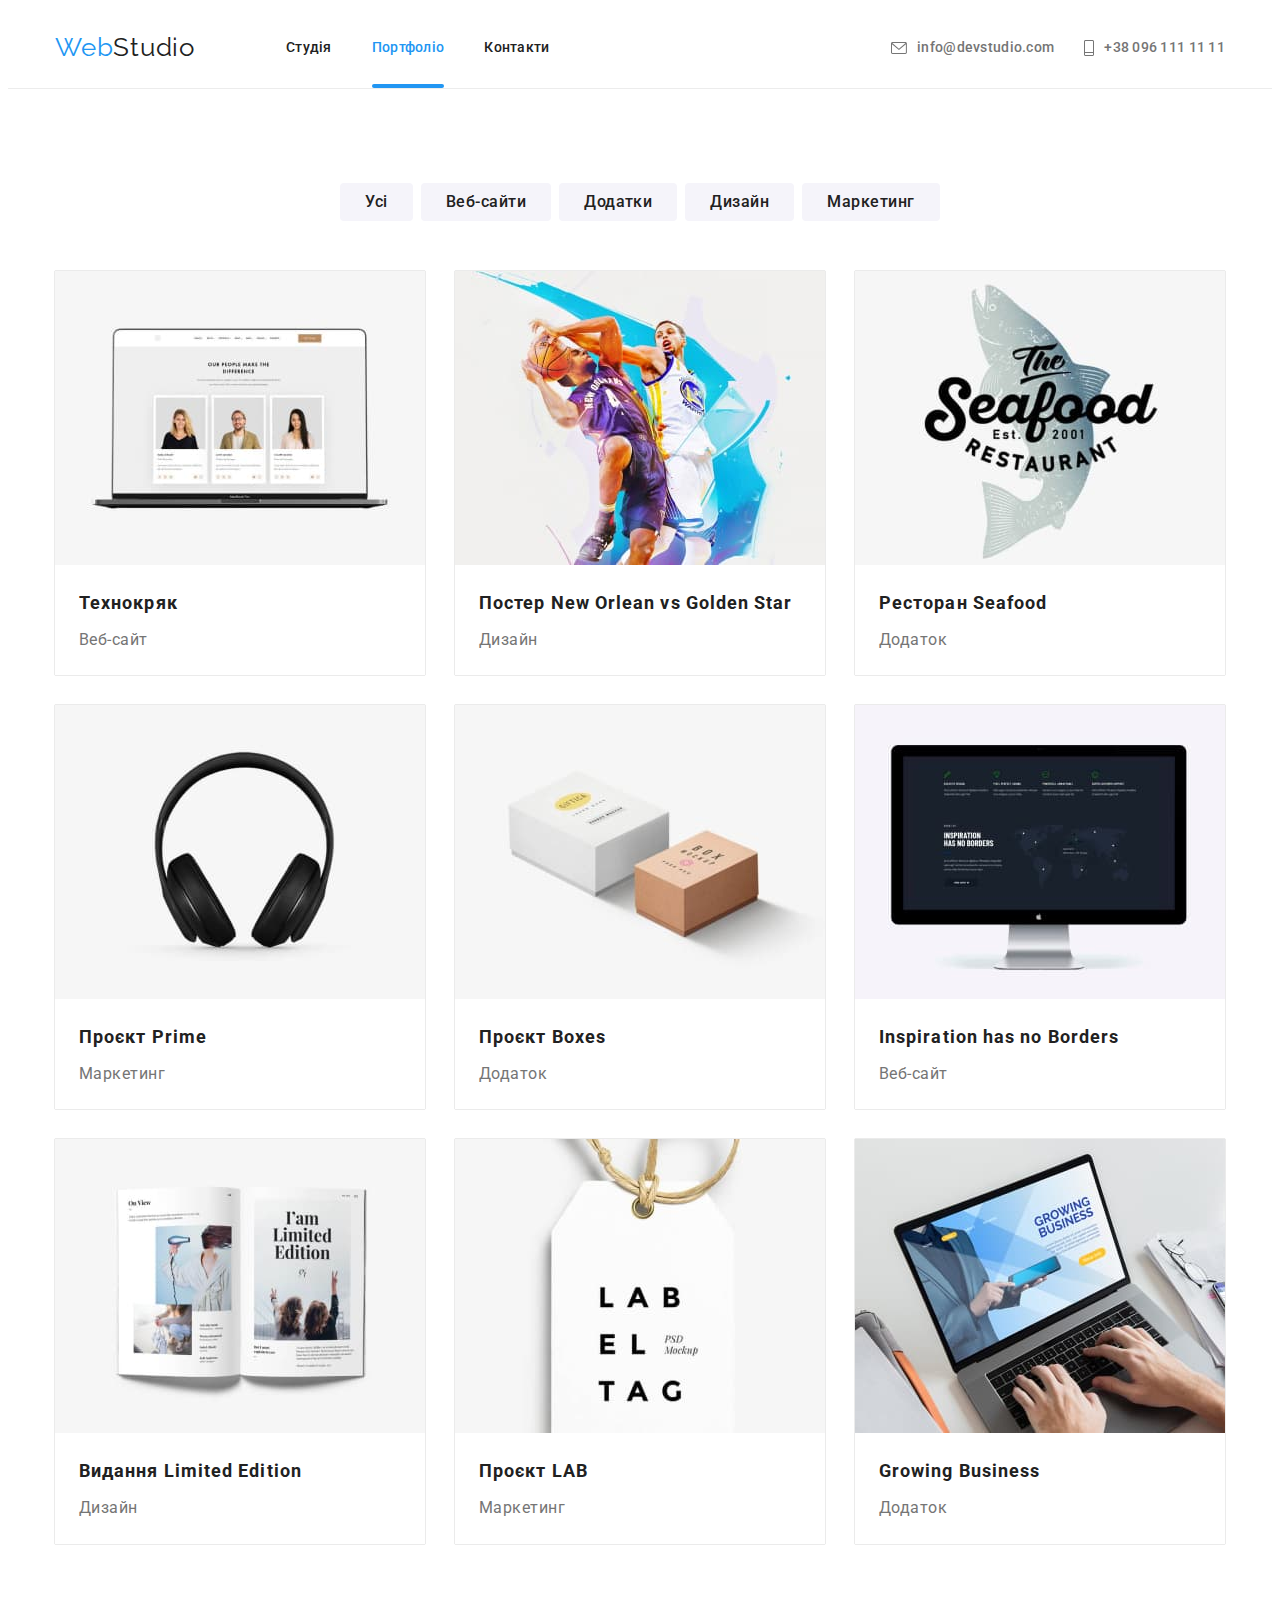
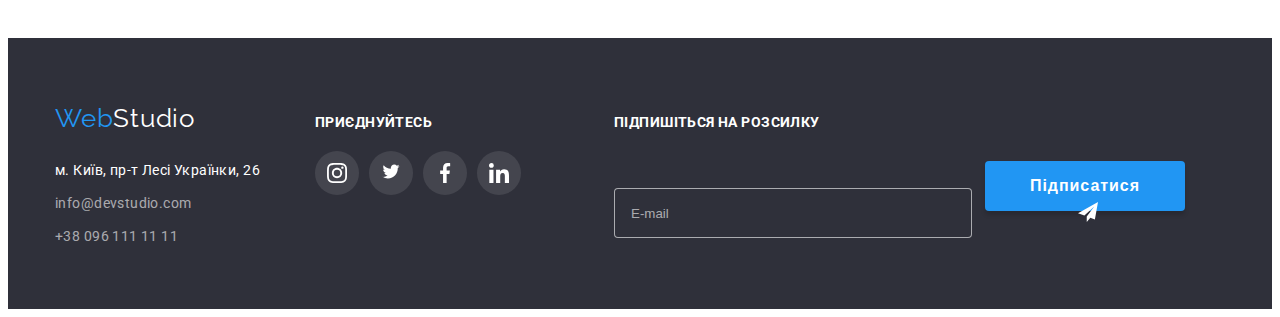
<file: portfolio.html>
<!DOCTYPE html>
<html lang="uk">

<head>
    <meta charset="UTF-8">
    <meta http-equiv="X-UA-Compatible" content="IE=edge">
    <meta name="viewport" content="width=device-width, initial-scale=1.0">
    <title>WebStudio</title>
    <link rel="preconnect" href="https://fonts.googleapis.com">
    <link rel="preconnect" href="https://fonts.gstatic.com" crossorigin>
    <link
        href="https://fonts.googleapis.com/css2?family=Raleway:wght@700&family=Roboto:wght@400;500;700;900&display=swap"
        rel="stylesheet">
    <link rel="stylesheet" href="https://cdnjs.cloudflare.com/ajax/libs/modern-normalize/1.1.0/modern-normalize.min.css"
        integrity="sha512-wpPYUAdjBVSE4KJnH1VR1HeZfpl1ub8YT/NKx4PuQ5NmX2tKuGu6U/JRp5y+Y8XG2tV+wKQpNHVUX03MfMFn9Q=="
        crossorigin="anonymous" referrerpolicy="no-referrer" />
    <link rel="stylesheet" href="./scss/main.css">
</head>

<body>
    <header class="header">
        <div class="container header__content">
            <nav class="header__menu">
                <a href="index.html" class="header__logo"><span class="blue">Web</span>Studio</a>
                <ul class="header__nav">
                    <li class="header__list"><a href="index.html" class="header__link">Студія</a>
                    </li>
                    <li class="header__list"><a href="portfolio.html" class="header__link  active">Портфоліо</a></li>
                    <li class="header__list"><a href="" class="header__link">Контакти</a></li>
                </ul>
            </nav>

            <ul class="contacts">
                <li class="contacts__link">
                    <a href="mailto:info@devstudio.com" class="contacts__link header__link">
                        <svg class="contacts__icon contacts__icon-envelop">
                            <use href="./images/sprite.svg#icon-envelope" width="16px" height="12px"></use>
                        </svg><span>info@devstudio.com</span></a>
                </li>
                <li class="contacts__link">
                    <a href="tel:+380961111111" class="contacts__link header__link">
                        <svg class="contacts__icon contacts__icon-phone">
                            <use href="./images/sprite.svg#icon-mobile" width="10px" height="16px"></use>
                        </svg><span>+38 096 111 11 11</span></a>
                </li>
            </ul>
        </div>

    </header>
    <section class="interest">
        <div class="container">
            <h1 class="hidden">Портфоліо</h1>
            <ul class="reset-list filter">
                <li><button type="button" class="filter__button">Усі</button></li>
                <li><button type="button" class="filter__button">Веб-сайти</button></li>
                <li><button type="button" class="filter__button">Додатки</button></li>
                <li><button type="button" class="filter__button">Дизайн</button></li>
                <li><button type="button" class="filter__button">Маркетинг</button></li>
            </ul>
            <ul class="card">

                <li>
                    <a class="card__item" href="">
                        <div class="card__text">
                            <img src="./images/card1squoosh.jpg" alt="технологія" width="370">
                            <p class="card__offers">
                                Ресурс пропонує комплексні пропозиції з різним рівнем функціоналу та сервісів. Все
                                це дозволить відвідувачу отримати
                                вичерпні відомості про компанію чи приватну особу.
                            </p>
                        </div>
                        <div class="card__descr">
                            <h2 class="card__title">Технокряк</h2>
                            <p class="card__menu">Веб-сайт</p>
                        </div>
                    </a>
                </li>
                <li><a class="card__item" href="">
                        <div class="card__text">
                            <img class="card__img" src="./images/card2squoosh.jpg" alt="дизайн" width="370">
                            <p class="card__offers">
                                Ресурс пропонує комплексні пропозиції з різним рівнем функціоналу та сервісів. Все
                                це дозволить відвідувачу отримати
                                вичерпні відомості про компанію чи приватну особу.
                            </p>
                        </div>
                        <div class="card__descr">
                            <h2 class="card__title">Постер New Orlean vs Golden Star</h2>
                            <p class="card__menu">Дизайн</p>

                        </div>

                    </a></li>
                <li><a class="card__item" href="">
                        <div class="card__text">
                            <img src="./images/card3squoosh.jpg" alt="ресторан" width="370">
                            <p class="card__offers">
                                Ресурс пропонує комплексні пропозиції з різним рівнем функціоналу та сервісів. Все
                                це дозволить відвідувачу отримати
                                вичерпні відомості про компанію чи приватну особу.
                            </p>

                        </div>

                        <div class="card__descr">
                            <h2 class="card__title">Ресторан Seafood</h2>
                            <p class="card__menu">Додаток</p>
                        </div>
                    </a></li>
                <li><a class="card__item" href="">
                        <div class="card__text">
                            <img src="./images/card4squoosh.jpg" alt="маркетинг" width="370">
                            <p class="card__offers">
                                Ресурс пропонує комплексні пропозиції з різним рівнем функціоналу та сервісів. Все
                                це дозволить відвідувачу отримати
                                вичерпні відомості про компанію чи приватну особу.
                            </p>
                        </div>

                        <div class="card__descr">
                            <h2 class="card__title">Проєкт Prime</h2>
                            <p class="card__menu">Маркетинг</p>
                        </div>
                    </a></li>
                <li><a class="card__item" href="">
                        <div class="card__text">
                            <img src="./images/card5squoosh.jpg" alt="додаток" width="370">
                            <p class="card__offers">
                                Ресурс пропонує комплексні пропозиції з різним рівнем функціоналу та сервісів. Все
                                це дозволить відвідувачу отримати
                                вичерпні відомості про компанію чи приватну особу.
                            </p>
                        </div>

                        <div class="card__descr">
                            <h2 class="card__title">Проєкт Boxes</h2>
                            <p class="card__menu">Додаток</p>
                        </div>
                    </a></li>
                <li><a class="card__item" href="">
                        <div class="card__text">
                            <img src="./images/card6squoosh.jpg" alt="веб-сайт" width="370">
                            <p class="card__offers">
                                Ресурс пропонує комплексні пропозиції з різним рівнем функціоналу та сервісів. Все
                                це дозволить відвідувачу отримати
                                вичерпні відомості про компанію чи приватну особу.
                            </p>
                        </div>

                        <div class="card__descr">
                            <h2 class="card__title">Inspiration has no Borders</h2>
                            <p class="card__menu">Веб-сайт</p>
                        </div>
                    </a></li>
                <li><a class="card__item" href="">
                        <div class="card__text">
                            <img src="./images/card7squoosh.jpg" alt="дизайн" width="370">
                            <p class="card__offers">
                                Ресурс пропонує комплексні пропозиції з різним рівнем функціоналу та сервісів. Все
                                це дозволить відвідувачу отримати
                                вичерпні відомості про компанію чи приватну особу.
                            </p>
                        </div>

                        <div class="card__descr">
                            <h2 class="card__title">Видання Limited Edition</h2>
                            <p class="card__menu">Дизайн</p>
                        </div>
                    </a></li>
                <li><a class="card__item" href="">
                        <div class="card__text">
                            <img src="./images/card8squoosh.jpg" alt="Маркетинг" width="370">
                            <p class="card__offers">
                                Ресурс пропонує комплексні пропозиції з різним рівнем функціоналу та сервісів. Все
                                це дозволить відвідувачу отримати
                                вичерпні відомості про компанію чи приватну особу.
                            </p>
                        </div>

                        <div class="card__descr">
                            <h2 class="card__title">Проєкт LAB</h2>
                            <p class="card__menu">Маркетинг</p>
                        </div>
                    </a></li>
                <li><a class="card__item" href="">
                        <div class="card__text">
                            <img src="./images/card9squoosh.jpg" alt="Додаток" width="370">
                            <p class="card__offers">
                                Ресурс пропонує комплексні пропозиції з різним рівнем функціоналу та сервісів. Все
                                це дозволить відвідувачу отримати
                                вичерпні відомості про компанію чи приватну особу.
                            </p>
                        </div>

                        <div class="card__descr">
                            <h2 class="card__title">Growing Business</h2>
                            <p class="card__menu">Додаток</p>
                        </div>
                    </a></li>
            </ul>
        </div>
    </section>

    <footer class="footer">
        <div class="container footer__wrapper">
            <div class="footer__option">
                <a href="index.html" class="footer__logo"><span class="blue">Web</span>Studio</a>
                <address>

                    <ul class="footer__list">
                        <li class="footer__item">
                            <a href="https://www.google.com/maps/place/%D0%9B%D0%B5%D1%81%D0%B8+%D0%A3%D0%BA%D1%80%D0%B0%D0%B8%D0%BD%D0%BA%D0%B8+7/@50.4340225,30.5316546,17z/data=!3m1!4b1!4m5!3m4!1s0x40d4cfd612e83011:0x87edecf81f4151b6!8m2!3d50.4340225!4d30.5316546"
                                class="footer__addr">м.
                                Київ, пр-т Лесі Українки, 26</a>
                        </li>
                        <li class="footer__item">
                            <a href="mailto:info@devstudio.com" class="footer__nav">info@devstudio.com</a>
                        </li>
                        <li class="footer__item">
                            <a href="tel:+380961111111" class="footer__nav">+38 096 111 11 11</a>
                        </li>
                    </ul>
                </address>
            </div>
            <div class="footer__apps">
                <p class="subscribe">приєднуйтесь</p>
                <ul class="reset-list subscribe__list">

                    <li>
                        <a href="" class="apps social__apps">
                            <svg class="team__application">
                                <use href="./images/sprite.svg#icon-instagram" width="20px" height="20px"></use>
                            </svg>
                        </a>
                    </li>
                    <li>
                        <a href="" class="apps social__apps">
                            <svg class="team__application">
                                <use href="./images/sprite.svg#icon-twitter" width="20" height="17"></use>
                            </svg>
                        </a>
                    </li>
                    <li>
                        <a href="" class="apps social__apps">
                            <svg class="team__application">
                                <use href="./images/sprite.svg#icon-facebook" width="20px" height="20"></use>
                            </svg>
                        </a>
                    </li>
                    <li>
                        <a href="" class="apps social__apps">
                            <svg class="team__application">
                                <use href="./images/sprite.svg#icon-linkedin" width="20" height="20"></use>
                            </svg>
                        </a>
                    </li>
                </ul>
            </div>



            <div class="filing">

                <p class="filing__item">Підпишіться на розсилку</p>
                <form>
                    <label class="filing__label" for="mail"></label>
                    <input class="filing__input" type="email" name="mail" id="mail" placeholder="E-mail">
                    <button class="filing__btn" type="submit"><span class="filing__text">Підписатися</span>
                        <svg class="filing__icon">
                            <use href="./images/sprite.svg#icon-icon-send" width="20" height="20">
                            </use>
                        </svg></button>
                </form>

            </div>
        </div>

    </footer>
</body>

</html>
</file>
<file: base/styles.css>
/* ---------------- general  */
html {
  box-sizing: border-box;
}

*,
*::before,
*::after {
  box-sizing: inherit;
}

:root {
  --title-text-color: #212121;
  --main-color-text: #757575;
  --secondary-color-text: #2196F3;
  --body-color-basic: #FFFFFF;
  --button-background: rgba(245, 244, 250, 1);
  --icon-color: rgba(175, 177, 184, 1);
}

body {
  font-family: 'Roboto', sans-serif;
  background-color: var(--body-color-basic);
  color: var(--title-text-color);
  font-size: 14px;

}

.hidden {
  visibility: hidden;
  overflow: hidden;
  height: 0;
  margin: 0;
}

.reset-list {
  margin: 0;
  padding: 0;
}

.reset-list li {
  list-style: none;
}

.interest {
  padding-top: 94px;
  padding-bottom: 94px;
}

.container {
  box-sizing: border-box;
  width: 1200px;
  padding: 0 15px;
  margin: 0 auto;
}

/* ---------------- header  */
.header {
  border-bottom: 1px solid rgba(236, 236, 236, 1);
}

.header__content {
  display: flex;
  justify-content: space-between;
  align-items: center;
}

.header__menu {
  display: flex;
  justify-content: space-between;
  align-items: center;
}

.header_logo {
  font-family: 'Raleway', sans-serif;
  font-size: 26px;
  line-height: 1.6;
  margin-right: 91px;
  text-decoration: none;
  color: var(--title-text-color);
  letter-spacing: 0.03em;

}

.header_logo .blue {
  color: var(--secondary-color-text);
}

.white {
  color: var(--body-color-basic);
}

.header_nav {
  padding: 0;
  margin: 0;
  align-items: center;
  display: flex;
  letter-spacing: 0.02em;
  list-style: none;
}

.header__list {
  padding-top: 30px;
  padding-bottom: 30px;
  margin-right: 40px;


}

.header__list:last-child {
  margin: 0;
}

.header__link {
  position: relative;
  font-weight: 500;
  line-height: 1.4;
  text-decoration: none;
  color: var(--title-text-color);
  letter-spacing: 0.02em;
  transition-duration: 250ms;
  transition-property: color;
  transition-timing-function: cubic-bezier(0.4, 0, 0.2, 1);



}

.contacts .header__link {
  color: var(--main-color-text);
}

.header__link:hover,
.header__link:focus,
.header__link.header__link--active {
  color: var(--secondary-color-text);

}

.header__link .header__link--active::after {
  content: '';
  position: absolute;
  left: 0;
  bottom: -33px;

  display: block;
  width: 100%;
  height: 4px;
  border-radius: 2px;
  background-color: var(--secondary-color-text);

}



.contacts {
  display: flex;
  list-style-type: none;
  margin: 0;
  padding: 0;
}



.contacts__link {

  margin-right: 30px;

}

.contacts__link {
  display: flex;
  gap: 10px;
  align-items: center;
  transition-duration: 250ms;
  transition-property: color, fill;
  transition-timing-function: cubic-bezier(0.4, 0, 0.2, 1);
}


.contacts__link:hover .contact__icon,
.contacts__link:focus .contact__icon {
  fill: var(--secondary-color-text);

}

.phone__contact {
  width: 10px;
  height: 16px;
}

.envelope__contact {
  width: 16px;
  height: 12px;
}

.contact__icon {
  fill: var(--main-color-text);
}


.contacts .contacts__link:last-child {
  margin-right: 0;
}


/* < !-- Ефективні рішення для вашого бізнесу --> */
.hero {
  background-color: #2F303A;
  text-align: center;
  padding-top: 200px;
  padding-bottom: 200px;
  background-image: linear-gradient(rgba(47, 48, 58, 0.4), rgba(47, 48, 58, 0.4)), url(../images/bg.png);
  background-position: center;
  background-repeat: no-repeat;
  max-width: 1600px;
  margin: 0 auto;
}

.hero__title {
  margin: 0 auto 30px auto;
  width: 696px;
  color: var(--body-color-basic);
  font-weight: 900;
  font-size: 44px;
  line-height: 1.36;
  text-transform: uppercase;
  text-align: center;
  letter-spacing: 0.06em;
}

.button__service {
  width: 216px;
  height: 50px;
  border: none;
  background: var(--secondary-color-text);
  box-shadow: 0px 4px 4px rgba(0, 0, 0, 0.15);
  border-radius: 4px;
  font-weight: 700;
  font-size: 16px;
  line-height: 1.9;
  text-align: center;
  color: var(--body-color-basic);
  cursor: pointer;
  letter-spacing: 0.06em;
}

/* <!-- Чим ми займаємося --> */
.work__section {
  padding: 94px 0 0 0;
}

.work {
  display: flex;
  gap: 30px;
  margin: 0;
  padding: 0;
  justify-content: space-between;
  line-height: 1.2;
  color: var(--title-text-color);
  list-style: none;
}


.work__title {
  line-height: 1.15;
  text-transform: uppercase;
  letter-spacing: 0.03em;
  padding: 0;
  margin: 0;
}


.work__text {
  line-height: 1.71;
  color: var(--main-color-text);
  letter-spacing: 0.03em;
  padding: 0;
  margin: 10px 0 0 0;
}

.work__preview {

  display: flex;
  justify-content: center;
  align-items: center;
  text-align: center;
  margin-bottom: 30px;
  border-radius: 4px;
  min-height: 120px;
  background-color: var(--button-background);
}



.examples__text {
  position: absolute;
  background-color: rgba(47, 48, 58, 0.8);
  width: 100%;


}


.work__icon {
  width: 70px;
  height: 70px;
}

/* Приклади */
.examples__title {
  padding: 0;
  margin: 0 0 50px 0;
  font-size: 36px;
  Line-height: 1.2;
  letter-spacing: 0.03em;
  text-align: center;
  color: var(--title-text-color);
  letter-spacing: 0.03em;
}


img {
  display: block;
}

.examples__list {
  display: flex;
  justify-content: space-between;
  list-style-type: none;
  margin: 0;
  padding: 0;
}

.examples__item {
  position: relative;
}

.examples__text {
  position: absolute;
  display: flex;
  justify-content: center;
  align-items: center;
  bottom: 0;
  left: 0;
  margin: 0;
  width: 100%;
  height: 70px;
  font-weight: 700;
  letter-spacing: 0.03em;
  text-transform: uppercase;
  background-color: rgba(47, 48, 58, 0.8);

  color: var(--body-color-basic);
}

.examples__text {
  position: absolute;
  background-color: rgba(47, 48, 58, 0.8);
  width: 100%;


}

.examples__list li:last-child {
  margin-right: 0;
}

/* < !-- Наша команда --> */
.team__title {
  margin: 0 0 50px 0;
  font-size: 36px;
  line-height: 1.2;
  text-align: center;
  letter-spacing: 0.03em;
}

.team {

  background-color: rgba(245, 244, 250, 1);
}

.team__item {
  display: flex;
  padding: 0;
  margin: 0;
  font-size: 36px;
  line-height: 1.2;
  color: var(--title-text-color);
  list-style-type: none;
  letter-spacing: 0.03em;
}


.team__list {
  margin-right: 30px;
  background-color: var(--body-color-basic);
  border-radius: 4px;
  box-shadow: 0px 2px 1px 0px rgba(0, 0, 0, 0.2);

}

.team__application {
  fill: var(--icon-color);
  width: 20px;
  height: 20px;
}

.apps.social__apps .team__application {
  fill: var(--body-color-basic);
}

.apps {
  display: flex;
  justify-content: center;
  align-items: center;
  text-decoration: none;
  width: 44px;
  height: 44px;
  border-radius: 50%;
  background-color: rgba(255, 255, 255, 0.1);
  margin-right: 10px;
  transition-duration: 250ms;
  transition-property: background-color;
  transition-timing-function: cubic-bezier(0.4, 0, 0.2, 1);

}

.apps:last-child {
  margin-right: 0;
}

.apps:hover,
.apps:focus {
  background-color: var(--secondary-color-text);
}

.apps:hover .team__application,
.apps:focus .team__application {
  fill: var(--body-color-basic);
}



.team__device {
  display: flex;
  justify-content: space-between;
  margin-top: 16px;
}

.team__list:last-child {
  margin-right: 0;
}

.team__descr {
  padding: 30px;
}

.team__name {
  font-weight: 500;
  margin: 0 0 10px 0;
  font-size: 16px;
  line-height: 1.2;
  letter-spacing: 0.03em;
  text-align: center;
}

.team__profession {
  color: var(--icon-color);
  margin: 0;
  font-size: 16px;
  line-height: 1.2;
  text-align: center;
  letter-spacing: 0.03em;
}

/* заголовок */
.clients__regular {
  margin: 0 0 50px 0;
  padding: 0;
  text-align: center;
  font-size: 36px;
  line-height: 1.16;
  letter-spacing: 0.03em;
}

.clients {
  padding: 94px 0;
}

.clients-list {
  display: flex;
}

.clients__picture {
  display: flex;
  margin: 0;
  justify-content: space-between;
  align-items: center;

  list-style: none;
  padding: 0;
}

.clients__company {
  display: flex;
  justify-content: center;
  align-items: center;
  width: 172px;
  height: 92px;
  border: 1px solid var(--icon-color);
  border-radius: 4px;
  transition-duration: 250ms;
  transition-property: bordrer-color, fill;
  transition-timing-function: cubic-bezier(0.4, 0, 0.2, 1);


}

.clients__descr {
  display: flex;
}

.clients__name {
  width: 106px;
  height: 60px;
  fill: var(--icon-color);
}

.clients__company:hover .clients__name,
.clients__company:focus .clients__name {
  fill: var(--secondary-color-text);
}


/* portfolio */


.filter {
  display: flex;
  gap: 8px;
  justify-content: center;
  margin-bottom: 50px;
}

.filter__button {
  background-color: var(--button-background);
  font-weight: 500;
  font-size: 16px;
  line-height: 1.6;
  color: var(--title-text-color);
  border-radius: 4px;
  border: none;
  font-family: inherit;
  letter-spacing: 0.03em;
  padding: 6px 25px;
  height: 38px;
  border-radius: 4px;
  transition-duration: 250ms;
  transition-property: color, background-color, box-shadow;
  transition-timing-function: cubic-bezier(0.4, 0, 0.2, 1);

}


.filter__button:hover,
.filter__button:focus {
  background-color: var(--secondary-color-text);
  color: rgba(245, 244, 250, 1);
  cursor: pointer;
  box-shadow: 0px 2px 2px 0px rgba(0, 0, 0, 0.12);

}


.card {
  display: flex;
  flex-wrap: wrap;
  gap: 30px;
  padding: 0;
  margin: 0;
  list-style-type: none;
  text-decoration: none;
}


.features__descr {
  padding: 20px 24px;
}

.card__title {
  margin: 0 0 4px 0;
  font-size: 18px;
  line-height: 2;
  letter-spacing: 2px;
  color: var(--title-text-color);
  text-decoration: none;
  letter-spacing: 0.06em;
}


.card__item {
  display: block;
  box-shadow: 0 0 1px #888;
  text-decoration: none;


}

.card__item:hover {
  box-shadow: 1px 4px 6px 0px rgba(0, 0, 0, 0.16),
    0px 4px 4px 0px rgba(0, 0, 0, 0.06),
    0px 1px 1px 0px rgba(0, 0, 0, 0.12);
}

.card__text {
  position: relative;
  overflow: hidden;
}

.card-img {
  margin: 0;
  display: block;
}

.card__offers {
  position: absolute;
  height: 100%;
  width: 100%;
  margin: 0;
  padding: 0 24px;
  top: 0;
  left: 0;
  font-size: 18px;
  line-height: 1.5;

  background-color: var(--secondary-color-text);
  color: var(--body-color-basic);
  display: flex;
  justify-content: center;
  align-items: center;

  transition-duration: 250ms;
  transition-property: transform;
  transition-timing-function: cubic-bezier(0.4, 0, 0.2, 1);
  transform: translateY(101%);
}

.card__item:hover .card__offers,
.card__item:focus .card__offers {
  transform: translateY(0);
}

.card__menu {
  margin: 0;
  font-size: 16px;
  line-height: 1.9;
  color: var(--main-color-text);
  letter-spacing: 0.03em;
}

/* footer */

.footer {
  padding-top: 60px;
  padding-bottom: 60px;
  background-color: #2F303A;
}

.footer__logo {
  font-family: 'Raleway', sans-serif;
  font-size: 26px;
  line-height: 1.6;
  text-decoration: none;
  color: var(--body-color-basic);
  letter-spacing: 0.03em;
}

.footer__logo .blue {
  color: var(--secondary-color-text);
}

.footer-list {
  padding: 0;
  margin: 20px 0 0 0;
  line-height: 1.7;
  color: var(--body-color-basic);
  text-decoration: none;
  list-style: none;
  font-style: normal;
  letter-spacing: 0.03em;
}

.footer__item {
  margin-bottom: 9px;
}

.footer__item:last-child {
  margin-bottom: 0;
}

.footer__nav {
  line-height: 1.7;
  color: rgba(255, 255, 255, 0.6);
  text-decoration: none;
  font-style: normal;
  letter-spacing: 0.03em;
  transition-duration: 250ms;
  transition-property: color;
  transition-timing-function: cubic-bezier(0.4, 0, 0.2, 1);
}

.footer__wrapper {
  display: flex;
  align-items: baseline;
}

.footer__option {

  width: 230px;
  margin: 0;
  padding: 0;
}



.footer__apps {
  margin: 12px 0 0 30px;
  padding: 0;
}

.subscribe {
  margin: 0 0 20px 0;
  font-weight: 700;
  font-size: 14px;
  line-height: 1.14;
  letter-spacing: 0.03em;
  text-transform: uppercase;
  color: rgba(255, 255, 255, 1);

}

.subscribe__list {
  gap: 10px;
  display: flex;
  justify-content: space-between;
  align-items: center;
}



.footer__nav:hover,
.footer__nav:focus {
  color: var(--secondary-color-text);

}

/* модальне вікно */


.is-hidden {
  visibility: hidden;
  opacity: 0;
  pointer-events: none;

}

.is-hidden .modal {
  scale: 0;
}

.backdrop {
  position: fixed;
  top: 0;
  left: 0;
  width: 100%;
  height: 100%;
  background-color: rgba(0, 0, 0, 0.2);

  transition-duration: 250ms;
  transition-property: opacity, visibility;
  transition-timing-function: cubic-bezier(0.4, 0, 0.2, 1);




}

.modal {
  width: 528px;
  height: 581px;
  background-color: var(--body-color-basic);

  top: 0;
  left: 0;
  right: 0;
  bottom: 0;
  margin: auto;
  padding: 40px;
  position: absolute;
  transition-duration: 250ms;
  transition-property: scale;
  transition-timing-function: cubic-bezier(0.4, 0, 0.2, 1);

}

.modal__close {
  width: 30px;
  height: 30px;
  display: flex;
  position: absolute;
  justify-content: center;
  align-items: center;
  border: 1px solid rgba(0, 0, 0, 0.1);
  border-radius: 50%;
  cursor: pointer;
  top: 8px;
  right: 8px;
  background-color: rgb(255, 255, 255);
}

.modal__close:hover,
.modal__close:focus {
  fill: var(--secondary-color-text);
}

.modal__btn {
  width: 12px;
  height: 12px;

}




.form__title {
  margin: 0;
  font-weight: 700;
  font-size: 20px;
  line-height: 1.8;
  text-align: center;
  color: black;
  letter-spacing: 0.03em;


}

.form {
  font-size: 12px;
  line-height: 1.5;
  /* margin: 40px; */
}

.form__label {
  display: block;
  margin: 12px auto 4px;
  color: rgba(117, 117, 117, 1);

}

.form__input {
  border: 1px solid rgba(33, 33, 33, 0.2);
  outline: transparent;
  padding-left: 42px;
  border-radius: 4px;
  height: 40px;
  width: 100%;
  margin: 0;
  z-index: 2;
  background-color: transparent;
}

.modal__wrap {
  position: relative;
  display: flex;
  align-items: center;
}

.modal__icon {
  position: absolute;
  left: 15px;
  width: 18px;
  height: 18px;
  fill: rgba(33, 33, 33, 1);
  z-index: 1;
}

#comment {
  margin: 0;
  padding: 0;
  padding: 12px 16px;
  resize: none;
  width: 448px;
  height: 120px;
}

.form__input:hover,
.form__input:focus {
  cursor: pointer;
  border: 1px solid var(--secondary-color-text);
  transition-property: border;
  transition-duration: 250ms;
  transition-timing-function: cubic-bezier(0.4, 0, 0.2, 1);
}

.form__input:hover+.modal__icon,
.form__input:focus+.modal__icon {
  fill: var(--secondary-color-text);
}

.form-btn {
  display: block;
  font-weight: 700;
  font-size: 16px;
  line-height: 1.87;
  letter-spacing: 0.06em;
  color: var(--body-color-basic);
  background-color: var(--secondary-color-text);
  border: 0;
  padding: 0;
  width: 200px;
  height: 50px;
  margin: 0 auto;
}


.modal-chekbox-item {
  margin-top: 13px;
}

.modal-checkbox-label {
  line-height: 1.7;
  letter-spacing: 0.03em;
  color: rgba(117, 117, 117, 1);
}




.filing {
  display: block;
  margin-left: 93px;
  padding: 0;
}

.filing__item {
  margin: 0 0 20px 0;
  font-weight: 700;
  font-size: 14px;
  line-height: 1.14;
  letter-spacing: 0.03em;
  text-transform: uppercase;
  color: rgba(255, 255, 255, 1);
}

.form__footer {
  padding: 0;
}

.filing__input {
  padding-left: 16px;
  width: 358px;
  height: 50px;
  border: none;
  background-color: #2F303A;
  border: 1px solid rgba(255, 255, 255, 0.6);
  border-radius: 4px;
}

.footer__input::placeholder {
  color: rgba(255, 255, 255, 0.6);
  padding-left: 16px;

}


.filing__btn {

  width: 200px;
  height: 50px;
  margin: 10px;
  padding: 10px 28px;
  line-height: 1.9;
  letter-spacing: 0.06em;
  color: white;

  background-color: var(--secondary-color-text);
  border: transparent;
  border-radius: 4px;
  box-shadow: 0px 4px 4px rgba(0, 0, 0, 0.15);
  transition: 250ms bacground-color cubic-bezier(0.4, 0, 0.2, 1);
}


.filing__text {

  font-weight: 700;
  font-size: 16px;
  line-height: 1.87;
  letter-spacing: 0.06em;
  text-align: center;
  color: var(--body-color-basic);
}

.filing__icon {
  vertical-align: bottom;
  margin-left: 10px;
  fill: var(--body-color-basic);
  width: 24px;
  height: 24px;
}


/* чекбокс! */
.custom__checkbox__label {
  margin-top: 20px;
  margin-bottom: 30px;
}

.checkbox__input {
  position: absolute;
  opacity: 0;
  z-index: -1;

}

.costom__checkbox {
  position: relative;
  display: flex;
  justify-content: center;
  width: 16px;
  height: 15px;
  align-items: center;
  border-radius: 2px;
  border: 2px solid var(--title-text-color);

}

.modal__checkbox {
  display: flex;
  align-items: center;
  gap: 7px;
  margin-left: 14px;

}




.modal__checkbox .modal-checkbox-signature {
  color: var(--secondary-color-text);
  margin: 0;
  line-height: calc(24/14);
  letter-spacing: 0.03em;
}


.modal__checkbox .modal-checkbox-signature {
  color: var(--secondary-color-text);
}

.checkbox__icon {
  opacity: 0;

}

.checkbox__input:checked+.modal__checkbox .costom__checkbox {
  background-color: var(--secondary-color-text);
  border-color: var(--secondary-color-text);
}

.checkbox__input:checked+.modal__checkbox .costom__checkbox .checkbox__icon {
  opacity: 1;
}
</file>
<file: scss/main.css>
@charset "UTF-8";
html {
  box-sizing: border-box;
}

*,
*::before,
*::after {
  box-sizing: inherit;
}

body {
  font-family: "Roboto", sans-serif;
  background-color: #FFFFFF;
  color: #212121;
  font-size: 14px;
}

.hidden {
  visibility: hidden;
  overflow: hidden;
  height: 0;
  margin: 0;
}

.reset-list {
  margin: 0;
  padding: 0;
}

.reset-list li {
  list-style: none;
}

.interest {
  padding-top: 94px;
  padding-bottom: 94px;
}

.container {
  box-sizing: border-box;
  width: 1200px;
  padding: 0 15px;
  margin: 0 auto;
}

ul {
  margin: 0;
  list-style: none;
}

img {
  display: block;
}

.header {
  border-bottom: 1px solid rgb(236, 236, 236);
}
.header__content, .header__menu {
  display: flex;
  justify-content: space-between;
  align-items: center;
}
.header__logo {
  font-family: "Raleway", sans-serif;
  font-size: 26px;
  line-height: 1.6;
  margin-right: 91px;
  text-decoration: none;
  color: #212121;
  letter-spacing: 0.03em;
}
.header__logo .blue {
  color: #2196F3;
}
.header__nav {
  padding: 0;
  margin: 0;
  align-items: center;
  display: flex;
  letter-spacing: 0.02em;
  list-style: none;
}
.header__nav {
  padding: 0;
  margin: 0;
  align-items: center;
  display: flex;
  letter-spacing: 0.02em;
  list-style: none;
}
.header__list {
  padding-top: 30px;
  padding-bottom: 30px;
  margin-right: 40px;
}
.header__list:last-child {
  margin: 0;
}

.header__link {
  position: relative;
  font-weight: 500;
  line-height: 1.4;
  text-decoration: none;
  color: #212121;
  letter-spacing: 0.02em;
  transition-duration: 250ms;
  transition-property: color;
  transition-timing-function: cubic-bezier(0.4, 0, 0.2, 1);
}
.header__link.active::after {
  content: "";
  position: absolute;
  left: 0;
  bottom: -33px;
  display: block;
  width: 100%;
  height: 4px;
  border-radius: 2px;
  background-color: #2196F3;
}
.contacts .header__link {
  color: #757575;
}
.header__link:hover, .header__link:focus, .header__link.active {
  color: #2196F3;
}

.contacts {
  display: flex;
  list-style-type: none;
  margin: 0;
  padding: 0;
}
.contacts__icon {
  fill: #757575;
}
.contacts__link {
  margin-right: 30px;
  display: flex;
  gap: 10px;
  align-items: center;
  transition-duration: 250ms;
  transition-property: color, fill;
  transition-timing-function: cubic-bezier(0.4, 0, 0.2, 1);
}
.contacts__link:hover .contacts__icon, .contacts__link:focus .contacts__icon {
  fill: #2196F3;
}
.contacts__link:last-child {
  margin-right: 0;
}
.contacts__icon-phone {
  width: 10px;
  height: 16px;
}
.contacts__icon-envelop {
  width: 16px;
  height: 12px;
}

.footer {
  padding-top: 60px;
  padding-bottom: 60px;
  background-color: #2F303A;
}
.footer__logo {
  font-family: "Raleway", sans-serif;
  font-size: 26px;
  line-height: 1.6;
  text-decoration: none;
  color: #FFFFFF;
  letter-spacing: 0.03em;
}
.footer__logo .blue {
  color: #2196F3;
}
.footer__list {
  padding: 0;
  margin: 20px 0 0 0;
  line-height: 1.7;
  letter-spacing: 0.03em;
  list-style: none;
  font-style: normal;
}
.footer__addr {
  color: #FFFFFF;
  text-decoration: none;
}
.footer__item {
  margin-bottom: 9px;
}
.footer__item:last-child {
  margin-bottom: 0;
}
.footer__nav {
  line-height: 1.7;
  color: rgba(255, 255, 255, 0.6);
  text-decoration: none;
  font-style: normal;
  letter-spacing: 0.03em;
  transition-duration: 250ms;
  transition-property: color;
  transition-timing-function: cubic-bezier(0.4, 0, 0.2, 1);
}
.footer__nav:hover, .footer__nav:focus {
  color: #2196F3;
}
.footer__wrapper {
  display: flex;
  align-items: baseline;
}
.footer__option {
  width: 230px;
  margin: 0;
  padding: 0;
}
.footer__apps {
  margin: 12px 0 0 30px;
  padding: 0;
}

.subscribe {
  margin: 0 0 20px 0;
  font-weight: 700;
  font-size: 14px;
  line-height: 1.14;
  letter-spacing: 0.03em;
  text-transform: uppercase;
  color: rgb(255, 255, 255);
}
.subscribe__list {
  gap: 10px;
  display: flex;
  justify-content: space-between;
  align-items: center;
}

.filing {
  display: block;
  margin-left: 93px;
  padding: 0;
}
.filing__item {
  margin: 0 0 20px 0;
  font-weight: 700;
  font-size: 14px;
  line-height: 1.14;
  letter-spacing: 0.03em;
  text-transform: uppercase;
  color: rgb(255, 255, 255);
}
.filing__input {
  padding-left: 16px;
  width: 358px;
  height: 50px;
  border: none;
  background-color: #2F303A;
  border: 1px solid rgba(255, 255, 255, 0.6);
  border-radius: 4px;
  text-indent: 0;
  color: rgba(255, 255, 255, 0.6);
}
.filing__input::-moz-placeholder {
  padding: 0;
  text-indent: 0;
  color: rgba(255, 255, 255, 0.6);
}
.filing__input:-ms-input-placeholder {
  padding: 0;
  text-indent: 0;
  color: rgba(255, 255, 255, 0.6);
}
.filing__input::placeholder {
  padding: 0;
  text-indent: 0;
  color: rgba(255, 255, 255, 0.6);
}
.filing__btn {
  width: 200px;
  height: 50px;
  margin: 10px;
  padding: 10px 28px;
  line-height: 1.9;
  letter-spacing: 0.06em;
  color: #FFFFFF;
  cursor: pointer;
  background-color: #2196F3;
  border: transparent;
  border-radius: 4px;
  box-shadow: 0px 4px 4px rgba(0, 0, 0, 0.15);
}
.filing__text {
  font-weight: 700;
  font-size: 16px;
  line-height: 1.87;
  letter-spacing: 0.06em;
  text-align: center;
  color: #FFFFFF;
}
.filing__icon {
  vertical-align: bottom;
  margin-left: 10px;
  fill: #FFFFFF;
  width: 24px;
  height: 24px;
}

.hero {
  background-color: #2F303A;
  text-align: center;
  padding-top: 200px;
  padding-bottom: 200px;
  background-image: linear-gradient(rgba(47, 48, 58, 0.4), rgba(47, 48, 58, 0.4)), url(../images/bg.png);
  background-position: center;
  background-repeat: no-repeat;
  max-width: 1600px;
  margin: 0 auto;
}
.hero__title {
  margin: 0 auto 30px auto;
  width: 696px;
  color: #FFFFFF;
  font-weight: 900;
  font-size: 44px;
  line-height: 1.36;
  text-transform: uppercase;
  text-align: center;
  letter-spacing: 0.06em;
}

.button__service {
  width: 216px;
  height: 50px;
  border: none;
  background: #2196F3;
  box-shadow: 0px 4px 4px rgba(0, 0, 0, 0.15);
  border-radius: 4px;
  font-weight: 700;
  font-size: 16px;
  line-height: 1.9;
  text-align: center;
  color: #FFFFFF;
  cursor: pointer;
  letter-spacing: 0.06em;
}

.work__section {
  padding: 94px 0 0 0;
}

.work {
  display: flex;
  gap: 30px;
  margin: 0;
  padding: 0;
  justify-content: space-between;
  line-height: 1.2;
  color: #212121;
  list-style: none;
}
.work__title {
  line-height: 1.15;
  text-transform: uppercase;
  letter-spacing: 0.03em;
  padding: 0;
  margin: 0;
}
.work__text {
  line-height: 1.71;
  color: #757575;
  letter-spacing: 0.03em;
  padding: 0;
  margin: 10px 0 0 0;
}
.work__preview {
  display: flex;
  justify-content: center;
  align-items: center;
  text-align: center;
  margin-bottom: 30px;
  border-radius: 4px;
  min-height: 120px;
  background-color: rgb(245, 244, 250);
}
.work__icon {
  width: 70px;
  height: 70px;
}

/* Приклади */
.examples__title {
  padding: 0;
  margin: 0 0 50px 0;
  font-size: 36px;
  line-height: 1.2;
  letter-spacing: 0.03em;
  text-align: center;
  color: #212121;
  letter-spacing: 0.03em;
}
.examples__list {
  display: flex;
  justify-content: space-between;
  list-style-type: none;
  margin: 0;
  padding: 0;
}
.examples__item {
  position: relative;
}
.examples__text {
  position: absolute;
  display: flex;
  justify-content: center;
  align-items: center;
  width: 100%;
  bottom: 0;
  left: 0;
  margin: 0;
  width: 100%;
  height: 70px;
  font-weight: 700;
  letter-spacing: 0.03em;
  text-transform: uppercase;
  background-color: rgba(47, 48, 58, 0.8);
  color: #FFFFFF;
}
.examples__list li:last-child {
  margin-right: 0;
}

.team {
  background-color: rgb(245, 244, 250);
}
.team__title {
  margin: 0 0 50px 0;
  font-size: 36px;
  line-height: 1.2;
  text-align: center;
  letter-spacing: 0.03em;
}
.team__item {
  display: flex;
  padding: 0;
  margin: 0;
  font-size: 36px;
  line-height: 1.2;
  color: #212121;
  list-style-type: none;
  letter-spacing: 0.03em;
}
.team__list {
  margin-right: 30px;
  background-color: #FFFFFF;
  border-radius: 4px;
  box-shadow: 0px 2px 1px 0px rgba(0, 0, 0, 0.2);
}
.team__list:last-child {
  margin-right: 0;
}
.team__application {
  fill: rgb(175, 177, 184);
  width: 20px;
  height: 20px;
}
.team__device {
  display: flex;
  justify-content: space-between;
  margin-top: 16px;
}
.team__descr {
  padding: 30px;
}
.team__name {
  font-weight: 500;
  margin: 0 0 10px 0;
  font-size: 16px;
  line-height: 1.2;
  letter-spacing: 0.03em;
  text-align: center;
}
.team__profession {
  color: rgb(175, 177, 184);
  margin: 0;
  font-size: 16px;
  line-height: 1.2;
  text-align: center;
  letter-spacing: 0.03em;
}

.apps.social__apps .team__application {
  fill: #FFFFFF;
}

.apps {
  display: flex;
  justify-content: center;
  align-items: center;
  text-decoration: none;
  width: 44px;
  height: 44px;
  border-radius: 50%;
  background-color: rgba(255, 255, 255, 0.1);
  margin-right: 10px;
  transition-duration: 250ms;
  transition-property: background-color, fill;
  transition-timing-function: cubic-bezier(0.4, 0, 0.2, 1);
}
.apps:last-child {
  margin-right: 0;
}
.apps:hover, .apps:focus {
  background-color: #2196F3;
}
.apps:hover .team__application, .apps:focus .team__application {
  fill: #FFFFFF;
}

/* заголовок */
.clients {
  padding: 94px 0;
}
.clients__regular {
  margin: 0 0 50px 0;
  padding: 0;
  text-align: center;
  font-size: 36px;
  line-height: 1.16;
  letter-spacing: 0.03em;
}
.clients__list {
  display: flex;
}
.clients__picture {
  display: flex;
  margin: 0;
  justify-content: space-between;
  align-items: center;
  list-style: none;
  padding: 0;
}
.clients__company {
  display: flex;
  justify-content: center;
  align-items: center;
  width: 172px;
  height: 92px;
  border: 1px solid rgb(175, 177, 184);
  border-radius: 4px;
  transition-duration: 250ms;
  transition-property: bordrer-color, fill;
  transition-timing-function: cubic-bezier(0.4, 0, 0.2, 1);
}
.clients__company:focus, .clients__company:hover {
  border-color: #2196F3;
}
.clients__descr {
  display: flex;
}
.clients__name {
  width: 106px;
  height: 60px;
  fill: rgb(175, 177, 184);
}
.clients__company:hover .clients__name, .clients__company:focus .clients__name {
  fill: #2196F3;
}

.is-hidden {
  visibility: hidden;
  opacity: 0;
  pointer-events: none;
}
.is-hidden .modal {
  scale: 0;
}

.backdrop {
  position: fixed;
  top: 0;
  left: 0;
  width: 100%;
  height: 100%;
  background-color: rgba(0, 0, 0, 0.2);
  transition-duration: 250ms;
  transition-property: opacity, visibility;
  transition-timing-function: cubic-bezier(0.4, 0, 0.2, 1);
}

.modal {
  width: 528px;
  height: 581px;
  background-color: #FFFFFF;
  top: 0;
  left: 0;
  right: 0;
  bottom: 0;
  margin: auto;
  padding: 40px;
  position: absolute;
  transition-duration: 250ms;
  transition-property: scale;
  transition-timing-function: cubic-bezier(0.4, 0, 0.2, 1);
}
.modal__close {
  width: 30px;
  height: 30px;
  display: flex;
  position: absolute;
  justify-content: center;
  align-items: center;
  border: 1px solid rgba(0, 0, 0, 0.1);
  border-radius: 50%;
  cursor: pointer;
  top: 8px;
  right: 8px;
  background-color: rgb(255, 255, 255);
}
.modal__close:hover, .modal__close:focus {
  fill: #2196F3;
}
.modal_btn {
  width: 12px;
  height: 12px;
}
.modal__wrap {
  position: relative;
  display: flex;
  align-items: center;
}
.modal__icon {
  position: absolute;
  left: 15px;
  width: 18px;
  height: 18px;
  fill: rgb(33, 33, 33);
  z-index: 1;
}

.modal-chekbox-item {
  margin-top: 13px;
}

.modal-checkbox-label {
  line-height: 1.7;
  letter-spacing: 0.03em;
  color: rgb(117, 117, 117);
  margin-top: 20px;
  margin-bottom: 30px;
}

.form__title {
  margin: 0;
  font-weight: 700;
  font-size: 20px;
  line-height: 1.8;
  text-align: center;
  color: black;
  letter-spacing: 0.03em;
}

.form {
  font-size: 12px;
  line-height: 1.5;
  /* margin: 40px; */
}
.form__title {
  margin: 0;
  font-weight: 700;
  font-size: 20px;
  line-height: 1.8;
  text-align: center;
  color: black;
  letter-spacing: 0.03em;
}
.form__label {
  display: block;
  margin: 12px auto 4px;
  color: rgb(117, 117, 117);
}
.form__input {
  display: block;
  border: 1px solid rgba(33, 33, 33, 0.2);
  outline: transparent;
  padding-left: 42px;
  border-radius: 4px;
  height: 40px;
  width: 100%;
  margin: 0;
  z-index: 2;
  background-color: transparent;
}
.form__input:hover, .form__input:focus {
  cursor: pointer;
  border: 1px solid #2196F3;
  transition-duration: 250ms;
  transition-property: border;
  transition-timing-function: cubic-bezier(0.4, 0, 0.2, 1);
}
.form__input:hover + .modal__icon, .form__input:focus + .modal__icon {
  cursor: pointer;
  fill: #2196F3;
  transition-duration: 250ms;
  transition-property: fill;
  transition-timing-function: cubic-bezier(0.4, 0, 0.2, 1);
}
.form__btn {
  display: block;
  font-weight: 700;
  font-size: 16px;
  line-height: 1.87;
  letter-spacing: 0.06em;
  color: #FFFFFF;
  background-color: #2196F3;
  border: 0;
  padding: 0;
  width: 200px;
  height: 50px;
  margin: 0 auto;
}

#comment {
  margin: 0;
  padding: 0;
  padding: 12px 16px;
  resize: none;
  width: 448px;
  height: 120px;
}

/* чекбокс! */
.custom__checkbox__input {
  position: absolute;
  opacity: 0;
  z-index: -1;
}
.custom__checkbox__label {
  display: flex;
  align-items: center;
  gap: 7px;
  margin-left: 14px;
  margin-top: 20px;
  margin-bottom: 30px;
}
.custom__checkbox__link {
  color: #2196F3;
  margin: 0;
  line-height: 1.7142857143;
  letter-spacing: 0.03em;
}
.custom__checkbox__icon {
  position: relative;
  display: flex;
  align-items: center;
  justify-content: center;
  width: 16px;
  height: 15px;
  border-radius: 2px;
  border: 2px solid #212121;
}
.custom__checkbox__svg {
  width: 11px;
  height: 8px;
}
.custom__checkbox__input:checked + .custom__checkbox__label .custom__checkbox__icon {
  background-color: #2196F3;
  border-color: #2196F3;
}
.custom__checkbox__input:checked + .custom__checkbox__label .custom__checkbox__svg {
  opacity: 1;
}
.custom__checkbox__text {
  line-height: 1.71;
  letter-spacing: 0.03em;
  color: rgb(117, 117, 117);
}

.filter {
  display: flex;
  gap: 8px;
  justify-content: center;
  margin-bottom: 50px;
}
.filter__button {
  background-color: rgb(245, 244, 250);
  font-weight: 500;
  font-size: 16px;
  line-height: 1.6;
  color: #212121;
  border-radius: 4px;
  border: none;
  font-family: inherit;
  letter-spacing: 0.03em;
  padding: 6px 25px;
  height: 38px;
  transition-duration: 250ms;
  transition-property: color, background-color, box-shadow;
  transition-timing-function: cubic-bezier(0.4, 0, 0.2, 1);
}
.filter__button:hover, .filter__button:focus {
  background-color: #2196F3;
  color: rgb(245, 244, 250);
  cursor: pointer;
  box-shadow: 0px 2px 2px 0px rgba(0, 0, 0, 0.12);
}

.card {
  display: flex;
  flex-wrap: wrap;
  gap: 30px;
  padding: 0;
  margin: 0;
  list-style-type: none;
  text-decoration: none;
}
.card__descr {
  padding: 20px 24px;
}
.card__title {
  margin: 0 0 4px 0;
  font-size: 18px;
  line-height: 2;
  letter-spacing: 2px;
  color: #212121;
  text-decoration: none;
  letter-spacing: 0.06em;
}
.card__item {
  display: block;
  box-shadow: 0 0 1px #888;
  text-decoration: none;
}
.card__item:hover {
  box-shadow: 1px 4px 6px 0px rgba(0, 0, 0, 0.16), 0px 4px 4px 0px rgba(0, 0, 0, 0.06), 0px 1px 1px 0px rgba(0, 0, 0, 0.12);
}
.card__text {
  position: relative;
  overflow: hidden;
}
.card__img {
  margin: 0;
  display: block;
}
.card__offers {
  position: absolute;
  height: 100%;
  width: 100%;
  margin: 0;
  padding: 0 24px;
  top: 0;
  left: 0;
  font-size: 18px;
  line-height: 1.5;
  background-color: #2196F3;
  color: #FFFFFF;
  display: flex;
  justify-content: center;
  align-items: center;
  transition-duration: 250ms;
  transition-property: transform;
  transition-timing-function: cubic-bezier(0.4, 0, 0.2, 1);
  transform: translateY(101%);
}
.card__item:hover .card__offers, .card__item:focus .card__offers {
  transform: translateY(0);
}
.card__menu {
  margin: 0;
  font-size: 16px;
  line-height: 1.9;
  color: #757575;
  letter-spacing: 0.03em;
}/*# sourceMappingURL=main.css.map */
</file>
<file: css/main.min.css>
html{box-sizing:border-box}*,*::before,*::after{box-sizing:inherit}body{font-family:"Roboto",sans-serif;background-color:#fff;color:#212121;font-size:14px}.hidden{visibility:hidden;overflow:hidden;height:0;margin:0}.reset-list{margin:0;padding:0}.reset-list li{list-style:none}@media only screen and (max-width: 1199px){.interest,.section-paddings{padding-top:60px;padding-bottom:60px}}@media only screen and (min-width: 1200px){.interest,.section-paddings{padding-top:94px;padding-bottom:94px}}html,body{min-width:320px}.container{box-sizing:border-box;width:100%;padding:0 15px}@media only screen and (min-width: 1200px){.container{width:1200px;margin:0 auto}}ul{margin:0;list-style:none}img{display:block}.header{padding:16px 15px;border-bottom:1px solid #ececec}@media only screen and (min-width: 768px){.header{padding:0}}.header__content,.header__menu{display:flex;justify-content:space-between;align-items:center}.header__logo{font-family:"Raleway",sans-serif;font-size:24px;line-height:1.16;margin-right:91px;text-decoration:none;color:#212121;letter-spacing:.03em}.header__logo .blue{color:#2196f3}@media only screen and (min-width: 1200px){.header__logo{font-size:26px}}.header__nav{padding:0;margin:0;align-items:center;letter-spacing:.02em;list-style:none;display:none}@media only screen and (min-width: 768px){.header__nav{display:flex}}.header__list{padding-top:30px;padding-bottom:30px;margin-right:40px}.header__list:last-child{margin:0}.header__link{position:relative;font-weight:500;line-height:1.4;text-decoration:none;color:#212121;letter-spacing:.02em;transition-duration:250ms;transition-property:color;transition-timing-function:cubic-bezier(0.4, 0, 0.2, 1)}.header__link.active::after{content:"";position:absolute;left:0;bottom:-33px;display:block;width:100%;height:4px;border-radius:2px;background-color:#2196f3}.contacts .header__link{color:#757575}.header__link:hover,.header__link:focus,.header__link.active{color:#2196f3}.contacts{list-style-type:none;margin:0;padding:0;display:none}@media only screen and (min-width: 768px)and (max-width: 1199px){.contacts{display:block}}@media only screen and (min-width: 1200px){.contacts{display:flex}}.contacts__icon{fill:#757575}.contacts__list{margin-right:30px}@media only screen and (min-width: 768px)and (max-width: 1199px){.contacts__list{margin:10px 0;font-size:12px;line-height:1.33}}.contacts__list:last-child{margin-right:0;margin-bottom:0}.contacts__link{display:flex;gap:10px;align-items:center;transition-duration:250ms;transition-property:color,fill;transition-timing-function:cubic-bezier(0.4, 0, 0.2, 1)}.contacts__link:hover .contacts__icon,.contacts__link:focus .contacts__icon{fill:#2196f3}.contacts__icon-phone{width:10px;height:16px}.contacts__icon-envelop{width:16px;height:12px}.burger{position:fixed;display:none;flex-direction:column;justify-content:space-between;background-color:#fff;padding:48px 40px;top:0;left:0;width:100%;height:100%;z-index:9}.is-open .burger{display:flex}.burger__btn{position:absolute;padding:0;right:15px;top:10px;z-index:10;width:40px;height:40px;border:none;background:none}.burger__btn:hover{fill:#2196f3}.is-open .burger__btn{position:fixed}@media only screen and (min-width: 768px){.burger__btn{display:none}}.is-open .burger__icon__open{display:none}.burger__icon__close{display:none}.is-open .burger__icon__close{display:block}.burger__nav{padding:0}.burger__item{margin-bottom:32px}.burger__item:last-child{margin-bottom:0}.burger__list{font-weight:500;font-size:40px;line-height:1.17;letter-spacing:.02em;margin-bottom:32px}.burger__list:last-child{margin-bottom:0}.burger__link,.burger__link:visited{color:#212121;text-decoration:none}.burger__link:hover,.burger__link:focus,.burger__link.active{color:#2196f3}.burger__phone{font-weight:500;font-size:34px;line-height:1.2px;color:#2196f3;text-decoration:none;letter-spacing:.02em}@media only screen and (max-width: 480px){.burger__phone{font-size:27px}}.burger__mail{color:#757575;font-weight:500;font-size:24px;line-height:1.16;letter-spacing:.02em;text-decoration:none}.burger__apps{display:flex;align-items:flex-end;margin-top:64px;padding:0}.burger__social{padding:0 10px;border-right:1px solid rgba(33,33,33,.2)}.burger__social:first-child{padding-left:0}.burger__social:last-child{border:none;padding-right:0}.burger__social__link{font-weight:500;font-size:18px;line-height:1.22;letter-spacing:.02em;text-decoration:none;color:#2196f3}@media only screen and (max-width: 480px){.burger__social__link{font-size:12px}}.burger__contacts{padding:0}.footer{text-align:center;padding-top:60px;padding-bottom:60px;background-color:#2f303a}@media only screen and (min-width: 768px){.footer{text-align:initial}}.footer__logo{font-family:"Raleway",sans-serif;font-size:24px;line-height:1.2;text-decoration:none;color:#fff;letter-spacing:.03em}.footer__logo .blue{color:#2196f3}@media only screen and (min-width: 1200px){.footer__logo{font-size:26px;line-height:1.2}}.footer__list{padding:0;margin:20px 0 0 0;line-height:1.7;letter-spacing:.03em;list-style:none;font-style:normal}.footer__addr{color:#fff;text-decoration:none}.footer__item{margin-bottom:9px}.footer__item:last-child{margin-bottom:0}.footer__nav{line-height:1.7;color:rgba(255,255,255,.6);text-decoration:none;font-style:normal;letter-spacing:.03em;transition-duration:250ms;transition-property:color;transition-timing-function:cubic-bezier(0.4, 0, 0.2, 1)}.footer__nav:hover,.footer__nav:focus{color:#2196f3}.footer__wrapper{margin:0 auto}@media only screen and (min-width: 768px)and (max-width: 1199px){.footer__wrapper{display:flex;flex-wrap:wrap}}@media only screen and (min-width: 1200px){.footer__wrapper{display:flex;align-items:baseline}}.footer__option{margin:0;padding:0}@media only screen and (min-width: 768px)and (max-width: 1199px){.footer__option{text-align:center;width:50%}}@media only screen and (min-width: 1200px){.footer__option{width:230px}}.footer__apps{margin-top:60px}@media only screen and (min-width: 768px)and (max-width: 1199px){.footer__apps{width:50%;margin:0}}@media only screen and (min-width: 1200px){.footer__apps{margin:0;margin:12px 0 0 30px;padding:0}}.subscribe{margin:0 0 20px 0;font-weight:700;font-size:14px;line-height:1.14;letter-spacing:.03em;text-transform:uppercase;color:#fff;display:flex;justify-content:center}.subscribe__list{display:flex;gap:10px;justify-content:center;margin:0 auto}@media only screen and (min-width: 768px)and (max-width: 1199px){.subscribe__list{justify-content:center}}@media only screen and (min-width: 1200px){.subscribe{display:flex;justify-content:space-between;align-items:center}}.filing{display:block;margin-top:60px}@media only screen and (min-width: 768px)and (max-width: 1199px){.filing{text-align:center;width:100%}}@media only screen and (min-width: 1200px){.filing{display:block;margin-top:0;margin-left:93px;padding:0}}.filing__item{margin:0 0 20px 0;font-weight:700;font-size:14px;line-height:1.14;letter-spacing:.03em;text-transform:uppercase;color:#fff}.filing__input{padding:15px 16px;margin-bottom:20px;width:100%;height:50px;border:none;background-color:#2f303a;border:1px solid rgba(255,255,255,.6);border-radius:4px;text-indent:0;color:rgba(255,255,255,.6)}@media only screen and (min-width: 768px)and (max-width: 1199px){.filing__input{display:block;margin:0 auto;width:450px}}@media only screen and (min-width: 1200px){.filing__input{width:358px}}.filing__btn{width:200px;height:50px;margin:10px;padding:10px 28px;line-height:1.9;letter-spacing:.06em;color:#fff;cursor:pointer;background-color:#2196f3;border:rgba(0,0,0,0);border-radius:4px;box-shadow:0px 4px 4px rgba(0,0,0,.15)}@media only screen and (min-width: 768px)and (max-width: 1199px){.filing__btn{margin:0;margin-top:20px}}.filing__text{font-weight:700;font-size:16px;line-height:1.87;letter-spacing:.06em;text-align:center;color:#fff}.filing__icon{vertical-align:bottom;margin-left:10px;fill:#fff;width:24px;height:24px}.hero{background-color:#2f303a;text-align:center;padding:118px 0 128px 0;background-image:linear-gradient(rgba(47, 48, 58, 0.4), rgba(47, 48, 58, 0.4)),url(../images/bg.png);background-position:center;background-repeat:no-repeat;background-size:cover;margin:0 auto}@media only screen and (max-width: 767px){.hero{background-image:linear-gradient(rgba(47, 48, 58, 0.4), rgba(47, 48, 58, 0.4)),url(../images/header/header-img-xs-min.jpg)}}@media only screen and (max-width: 767px)and (-webkit-min-device-pixel-ratio: 2),only screen and (max-width: 767px)and (min-resolution: 192dpi){.hero{background-image:linear-gradient(rgba(47, 48, 58, 0.4), rgba(47, 48, 58, 0.4)),url(../images/header/header-img-s-min.jpg)}}@media only screen and (min-width: 768px)and (max-width: 1199px){.hero{background-image:linear-gradient(rgba(47, 48, 58, 0.4), rgba(47, 48, 58, 0.4)),url(../images/header/header-img-m-min.jpg)}}@media only screen and (min-width: 768px)and (max-width: 1199px)and (-webkit-min-device-pixel-ratio: 2),only screen and (min-width: 768px)and (max-width: 1199px)and (min-resolution: 192dpi){.hero{background-image:linear-gradient(rgba(47, 48, 58, 0.4), rgba(47, 48, 58, 0.4)),url(../images/header/header-img-l-min.jpg)}}@media only screen and (min-width: 1200px){.hero{max-width:1600px;padding-top:200px;padding-bottom:200px;background-image:linear-gradient(rgba(47, 48, 58, 0.4), rgba(47, 48, 58, 0.4)),url(../images/header/header-img-xl-min.jpg)}}@media only screen and (min-width: 1200px)and (-webkit-min-device-pixel-ratio: 2),only screen and (min-width: 1200px)and (min-resolution: 192dpi){.hero{background-image:linear-gradient(rgba(47, 48, 58, 0.4), rgba(47, 48, 58, 0.4)),url(../images/header/header-img-xxl-min.jpg)}}.hero__title{margin:0 auto 30px auto;max-width:370px;color:#fff;font-weight:900;text-transform:uppercase;text-align:center;letter-spacing:.06em;font-size:26px;line-height:1.6}@media only screen and (min-width: 1200px){.hero__title{max-width:696px;font-size:44px;line-height:1.36}}.button__service{width:200px;height:50px;border:none;background:#2196f3;box-shadow:0px 4px 4px rgba(0,0,0,.15);border-radius:4px;font-weight:700;font-size:16px;line-height:1.9;text-align:center;color:#fff;cursor:pointer;letter-spacing:.06em}@media only screen and (min-width: 1200px){.button__service{width:216px}}.work__section{padding-top:60px}@media only screen and (min-width: 1200px){.work__section{padding-top:94px}}.work{display:flex;margin:0;flex-direction:column;padding:0;line-height:1.2;color:#212121;list-style:none;text-align:center}@media only screen and (min-width: 768px){.work{flex-direction:row;text-align:left}}@media only screen and (min-width: 768px)and (max-width: 1199px){.work{flex-wrap:wrap}}@media only screen and (min-width: 1200px){.work{gap:30px}}.work__list{margin:0 0 30px 0}@media only screen and (min-width: 768px)and (max-width: 1199px){.work__list{width:calc(50% - 15px)}.work__list:nth-child(odd){margin-right:30px}}@media only screen and (min-width: 1200px){.work__list{margin-bottom:0}}.work__title{line-height:1.15;text-transform:uppercase;letter-spacing:.03em;padding:0;margin:0}.work__text{line-height:1.71;color:#757575;letter-spacing:.03em;padding:0;margin:10px 0 0 0}.work__preview{display:flex;justify-content:center;align-items:center;text-align:center;margin-bottom:30px;border-radius:4px;min-height:120px;background-color:#f5f4fa}.work__icon{width:70px;height:70px}.examples{display:none}@media only screen and (min-width: 1200px){.examples{display:block}.examples__title{padding:0;margin:0 0 50px 0;font-size:36px;line-height:1.2;letter-spacing:.03em;text-align:center;color:#212121;letter-spacing:.03em}.examples__list{display:flex;justify-content:space-between;list-style-type:none;margin:0;padding:0}.examples__item{position:relative}.examples__text{position:absolute;display:flex;justify-content:center;align-items:center;width:100%;bottom:0;left:0;margin:0;width:100%;height:70px;font-weight:700;letter-spacing:.03em;text-transform:uppercase;background-color:rgba(47,48,58,.8);color:#fff}.examples__list li:last-child{margin-right:0}}.team{background-color:#f5f4fa}.team__img{width:100%;max-width:450px;margin:0 auto}.team__title{margin:0 0 50px 0;font-size:28px;line-height:1.18;text-align:center;letter-spacing:.03em}@media only screen and (min-width: 1200px){.team__title{font-size:36px;line-height:1.2}}.team__item{padding:0;margin:0;color:#212121;list-style-type:none;letter-spacing:.03em}@media only screen and (min-width: 768px)and (max-width: 1199px){.team__item{display:flex;justify-content:space-between;flex-wrap:wrap}}@media only screen and (min-width: 1200px){.team__item{display:flex}}.team__list{margin-bottom:30px;background-color:#fff;border-radius:4px;box-shadow:0px 2px 1px 0px rgba(0,0,0,.2)}.team__list:last-child{margin-bottom:0}@media only screen and (min-width: 768px)and (max-width: 1199px){.team__list{width:calc(50% - 15px)}.team__list:nth-child(3){margin-bottom:0}}@media only screen and (min-width: 1200px){.team__list{margin-bottom:0;margin-right:30px;width:calc(25% - 15px)}.team__list:last-child{margin-right:0}}.team__application{fill:#afb1b8;width:20px;height:20px}.team__device{display:flex;justify-content:center;margin-top:16px;gap:10px}@media only screen and (min-width: 1200px){.team__device{justify-content:space-between;gap:0}}.team__descr{padding:30px}.team__name{font-weight:500;margin:0 0 10px 0;font-size:16px;line-height:1.2;letter-spacing:.03em;text-align:center}.team__profession{color:#afb1b8;margin:0;font-size:16px;line-height:1.2;text-align:center;letter-spacing:.03em}.apps.social__apps .team__application{fill:#fff}.apps{display:flex;justify-content:center;align-items:center;text-decoration:none;width:44px;height:44px;border-radius:50%;background-color:rgba(255,255,255,.1);margin-right:10px;transition-duration:250ms;transition-property:background-color,fill;transition-timing-function:cubic-bezier(0.4, 0, 0.2, 1)}.apps:last-child{margin-right:0}.apps:hover,.apps:focus{background-color:#2196f3}.apps:hover .team__application,.apps:focus .team__application{fill:#fff}@media only screen and (max-width: 1199px){.clients{padding-top:60px;padding-bottom:60px}}@media only screen and (min-width: 1200px){.clients{padding-top:94px;padding-bottom:94px}}.clients__regular{margin:0 0 50px 0;padding:0;text-align:center;font-size:36px;line-height:1.16;letter-spacing:.03em}.clients__list{display:flex}.clients__picture{display:flex;flex-wrap:wrap;gap:30px;margin:0;justify-content:space-between;align-items:center;list-style:none;padding:0}@media only screen and (min-width: 768px){.clients__picture{gap:0}}.clients__company{display:flex;justify-content:center;align-items:center;border:1px solid #afb1b8;border-radius:4px;height:92px;transition-duration:250ms;transition-property:bordrer-color,fill;transition-timing-function:cubic-bezier(0.4, 0, 0.2, 1)}.clients__company:focus,.clients__company:hover{border-color:#2196f3}@media only screen and (max-width: 1199px){.clients__company{width:100%}}@media only screen and (min-width: 768px)and (max-width: 1199px){.clients__company{gap:0}}@media only screen and (min-width: 1200px){.clients__company{width:172px}}.clients__descr{display:flex;flex-shrink:0;width:calc(50% - 15px);margin-bottom:0}@media only screen and (min-width: 768px)and (max-width: 1199px){.clients__descr{flex-shrink:0;width:calc(33.3333333333% - 15px);margin-bottom:30px}}@media only screen and (min-width: 1200px){.clients__descr{width:calc(16.6666666667% - 15px)}}.clients__name{width:106px;height:60px;fill:#afb1b8}.clients__company:hover .clients__name,.clients__company:focus .clients__name{fill:#2196f3}.is-hidden{visibility:hidden;opacity:0;pointer-events:none}.is-hidden .modal{scale:0}.backdrop{position:fixed;top:0;left:0;width:100%;height:100%;background-color:rgba(0,0,0,.2);z-index:12;transition-duration:250ms;transition-property:opacity,visibility;transition-timing-function:cubic-bezier(0.4, 0, 0.2, 1)}.modal{background-color:#fff;width:450px;max-width:calc(100% - 30px);height:610px;top:0;left:0;right:0;bottom:0;margin:auto;padding:40px;position:absolute;transition-duration:250ms;transition-property:scale;transition-timing-function:cubic-bezier(0.4, 0, 0.2, 1)}@media only screen and (max-width: 480px){.modal{width:100%;max-width:none;height:620px}}@media only screen and (min-width: 1200px){.modal{max-width:none;width:528px;height:581px}}.modal__close{width:30px;height:30px;display:flex;position:absolute;justify-content:center;align-items:center;border:1px solid rgba(0,0,0,.1);border-radius:50%;cursor:pointer;top:8px;right:8px;background-color:#fff}.modal__close:hover,.modal__close:focus{fill:#2196f3}.modal_btn{width:12px;height:12px}.modal__wrap{position:relative;display:flex;align-items:center}.modal__icon{position:absolute;left:15px;width:18px;height:18px;fill:#212121;z-index:1}.modal-chekbox-item{margin-top:13px}.modal-checkbox-label{line-height:1.7;letter-spacing:.03em;color:#757575;margin-top:20px;margin-bottom:30px}.form__title{margin:0;font-weight:700;font-size:20px;line-height:1.8;text-align:center;color:#000;letter-spacing:.03em}.form{font-size:12px;line-height:1.5}.form__title{margin:0;font-weight:700;font-size:20px;line-height:1.5;text-align:center;color:#000;letter-spacing:.03em}@media only screen and (min-width: 1200px){.form__title{line-height:1.15}}.form__label{display:block;margin:12px auto 4px;color:#757575}.form__input{display:block;border:1px solid rgba(33,33,33,.2);outline:rgba(0,0,0,0);padding-left:42px;border-radius:4px;height:40px;width:100%;margin:0;z-index:2;background-color:rgba(0,0,0,0)}.form__input::placeholder{color:rgba(117,117,117,.5)}.form__input:hover,.form__input:focus{cursor:pointer;border:1px solid #2196f3;transition-duration:250ms;transition-property:border;transition-timing-function:cubic-bezier(0.4, 0, 0.2, 1)}.form__input:hover+.modal__icon,.form__input:focus+.modal__icon{cursor:pointer;fill:#2196f3;transition-duration:250ms;transition-property:fill;transition-timing-function:cubic-bezier(0.4, 0, 0.2, 1)}.form__btn{display:block;font-weight:700;font-size:16px;line-height:1.87;letter-spacing:.06em;color:#fff;background-color:#2196f3;border:0;padding:0;width:200px;height:50px;margin:0 auto}#comment{margin:0;padding:0;padding:12px 16px;resize:none;width:370px;height:120px;max-width:100%}@media only screen and (min-width: 1200px){#comment{max-width:none;width:448px;height:120px}}.custom__checkbox__input{position:absolute;opacity:0;z-index:-1}.custom__checkbox__label{display:flex;align-items:center;gap:7px;margin:20px 0}@media only screen and (min-width: 1200px){.custom__checkbox__label{margin:20px}}.custom__checkbox__link{color:#2196f3;margin:0;line-height:1.7142857143;letter-spacing:.03em}.custom__checkbox__icon{position:relative;display:flex;align-items:center;justify-content:center;width:16px;height:15px;border-radius:2px;border:2px solid #212121}.custom__checkbox__svg{width:11px;height:8px}.custom__checkbox__input:checked+.custom__checkbox__label .custom__checkbox__icon{background-color:#2196f3;border-color:#2196f3}.custom__checkbox__input:checked+.custom__checkbox__label .custom__checkbox__svg{opacity:1}.custom__checkbox__text{font-size:12px;line-height:1.16;letter-spacing:.03em;color:#757575}@media only screen and (min-width: 1200px){.custom__checkbox__text{font-size:14px;line-height:1.71}}.filter{display:flex;gap:8px;justify-content:center;margin-bottom:50px}.filter__button{background-color:#f5f4fa;font-weight:500;font-size:16px;line-height:1.6;color:#212121;border-radius:4px;border:none;font-family:inherit;letter-spacing:.03em;padding:6px 25px;height:38px;transition-duration:250ms;transition-property:color,background-color,box-shadow;transition-timing-function:cubic-bezier(0.4, 0, 0.2, 1)}.filter__button:hover,.filter__button:focus{background-color:#2196f3;color:#f5f4fa;cursor:pointer;box-shadow:0px 2px 2px 0px rgba(0,0,0,.12)}.card{display:flex;flex-wrap:wrap;gap:30px;padding:0;margin:0;list-style-type:none;text-decoration:none}.card__descr{padding:20px 24px}.card__title{margin:0 0 4px 0;font-size:18px;line-height:2;letter-spacing:2px;color:#212121;text-decoration:none;letter-spacing:.06em}.card__item{display:block;box-shadow:0 0 1px #888;text-decoration:none}.card__item:hover{box-shadow:1px 4px 6px 0px rgba(0,0,0,.16),0px 4px 4px 0px rgba(0,0,0,.06),0px 1px 1px 0px rgba(0,0,0,.12)}.card__text{position:relative;overflow:hidden}.card__img{margin:0;display:block}.card__offers{position:absolute;height:100%;width:100%;margin:0;padding:0 24px;top:0;left:0;font-size:18px;line-height:1.5;background-color:#2196f3;color:#fff;display:flex;justify-content:center;align-items:center;transition-duration:250ms;transition-property:transform;transition-timing-function:cubic-bezier(0.4, 0, 0.2, 1);transform:translateY(101%)}.card__item:hover .card__offers,.card__item:focus .card__offers{transform:translateY(0)}.card__menu{margin:0;font-size:16px;line-height:1.9;color:#757575;letter-spacing:.03em}/*# sourceMappingURL=main.min.css.map */
</file>
